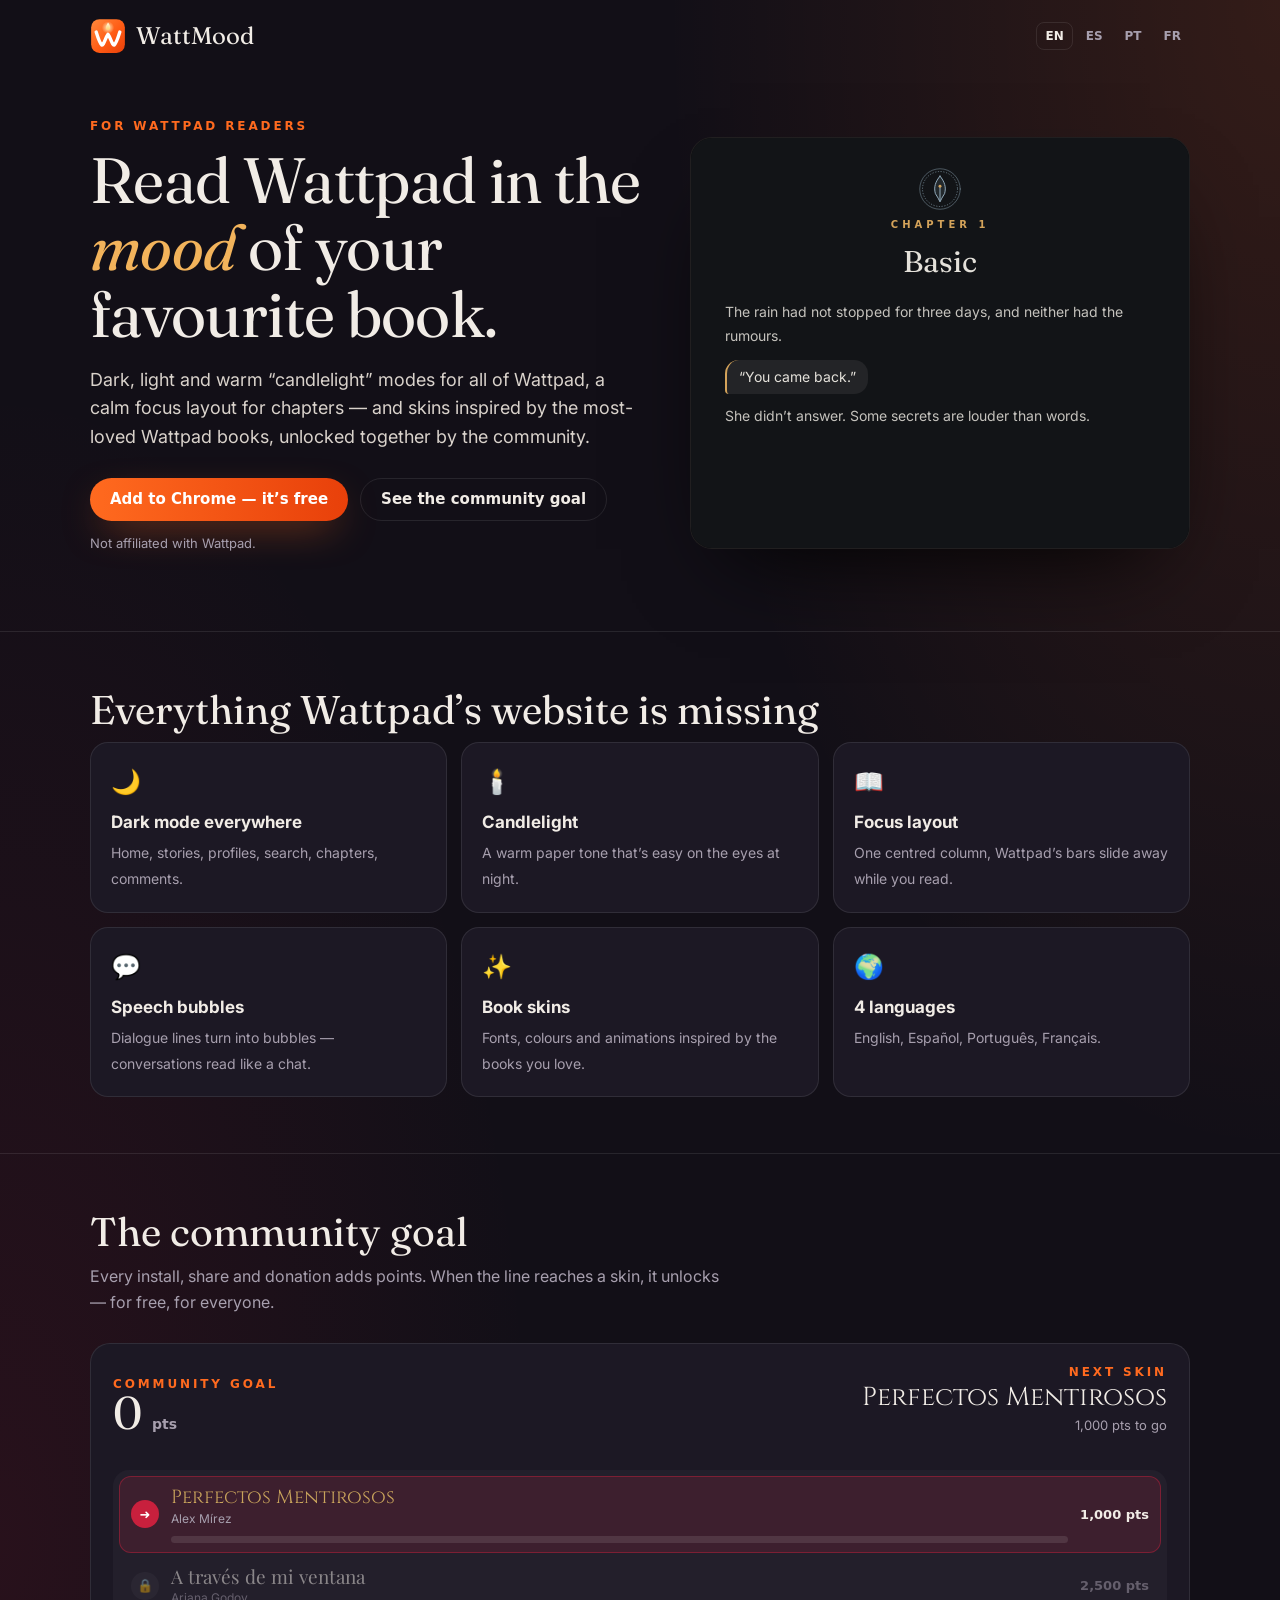
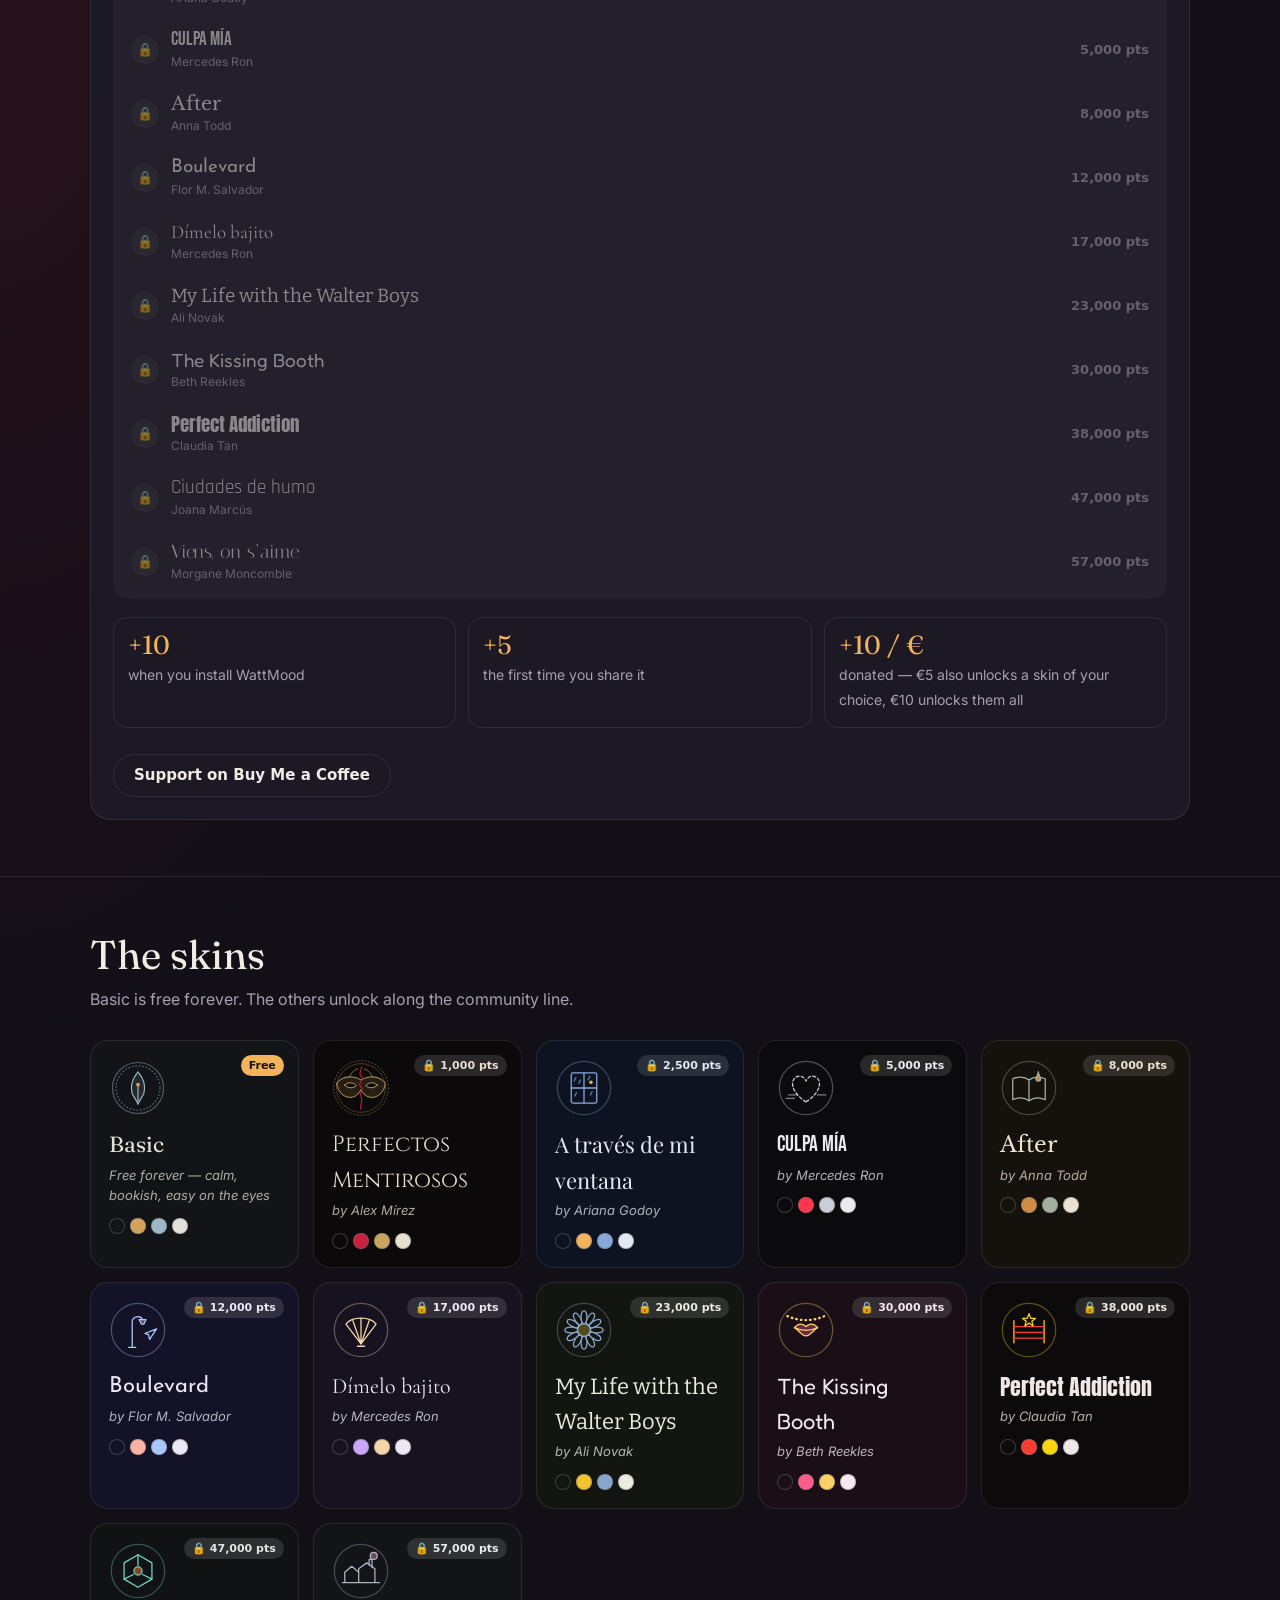
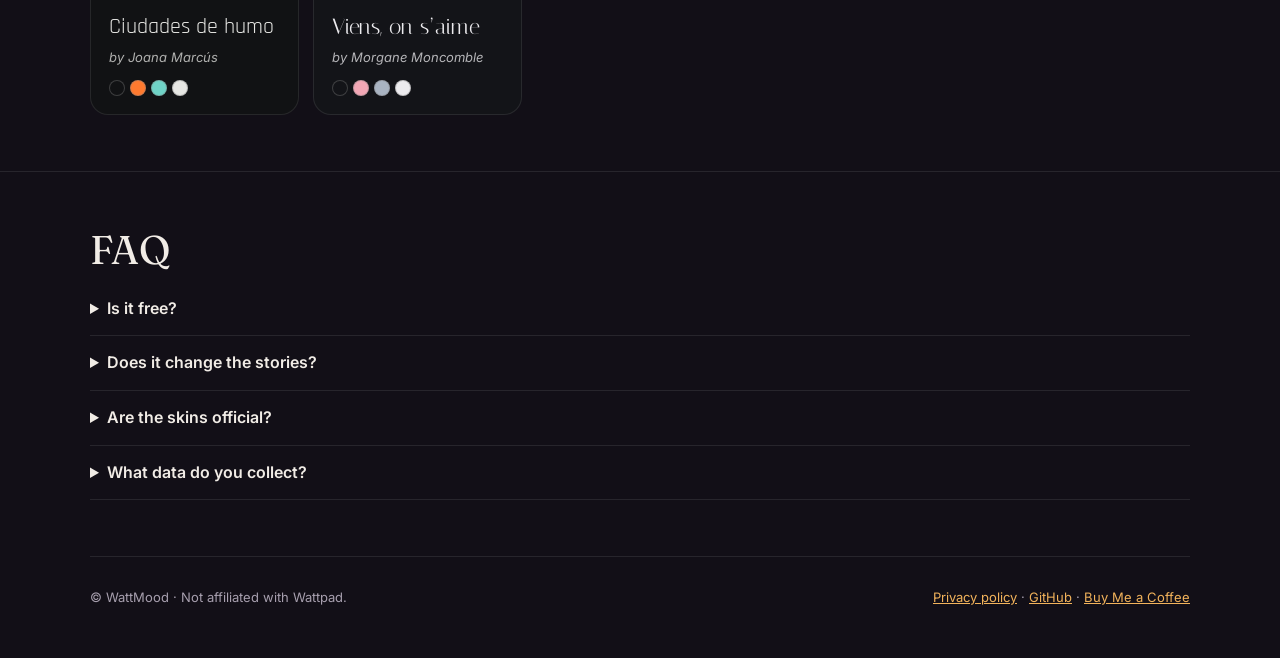
<file: index.html>
<!doctype html>
<html lang="en">
<head>
  <meta charset="utf-8">
  <title>WattMood</title>
  <!-- GitHub Pages may serve the repo root: forward to the real site in docs/ (keeps ?ref= and #hash) -->
  <link rel="canonical" href="https://clement-torti.github.io/wattmood/docs/index.html">
  <script>location.replace('docs/index.html' + location.search + location.hash);</script>
  <meta http-equiv="refresh" content="0; url=docs/index.html">
</head>
<body><a href="docs/index.html">WattMood</a></body>
</html>
</file>
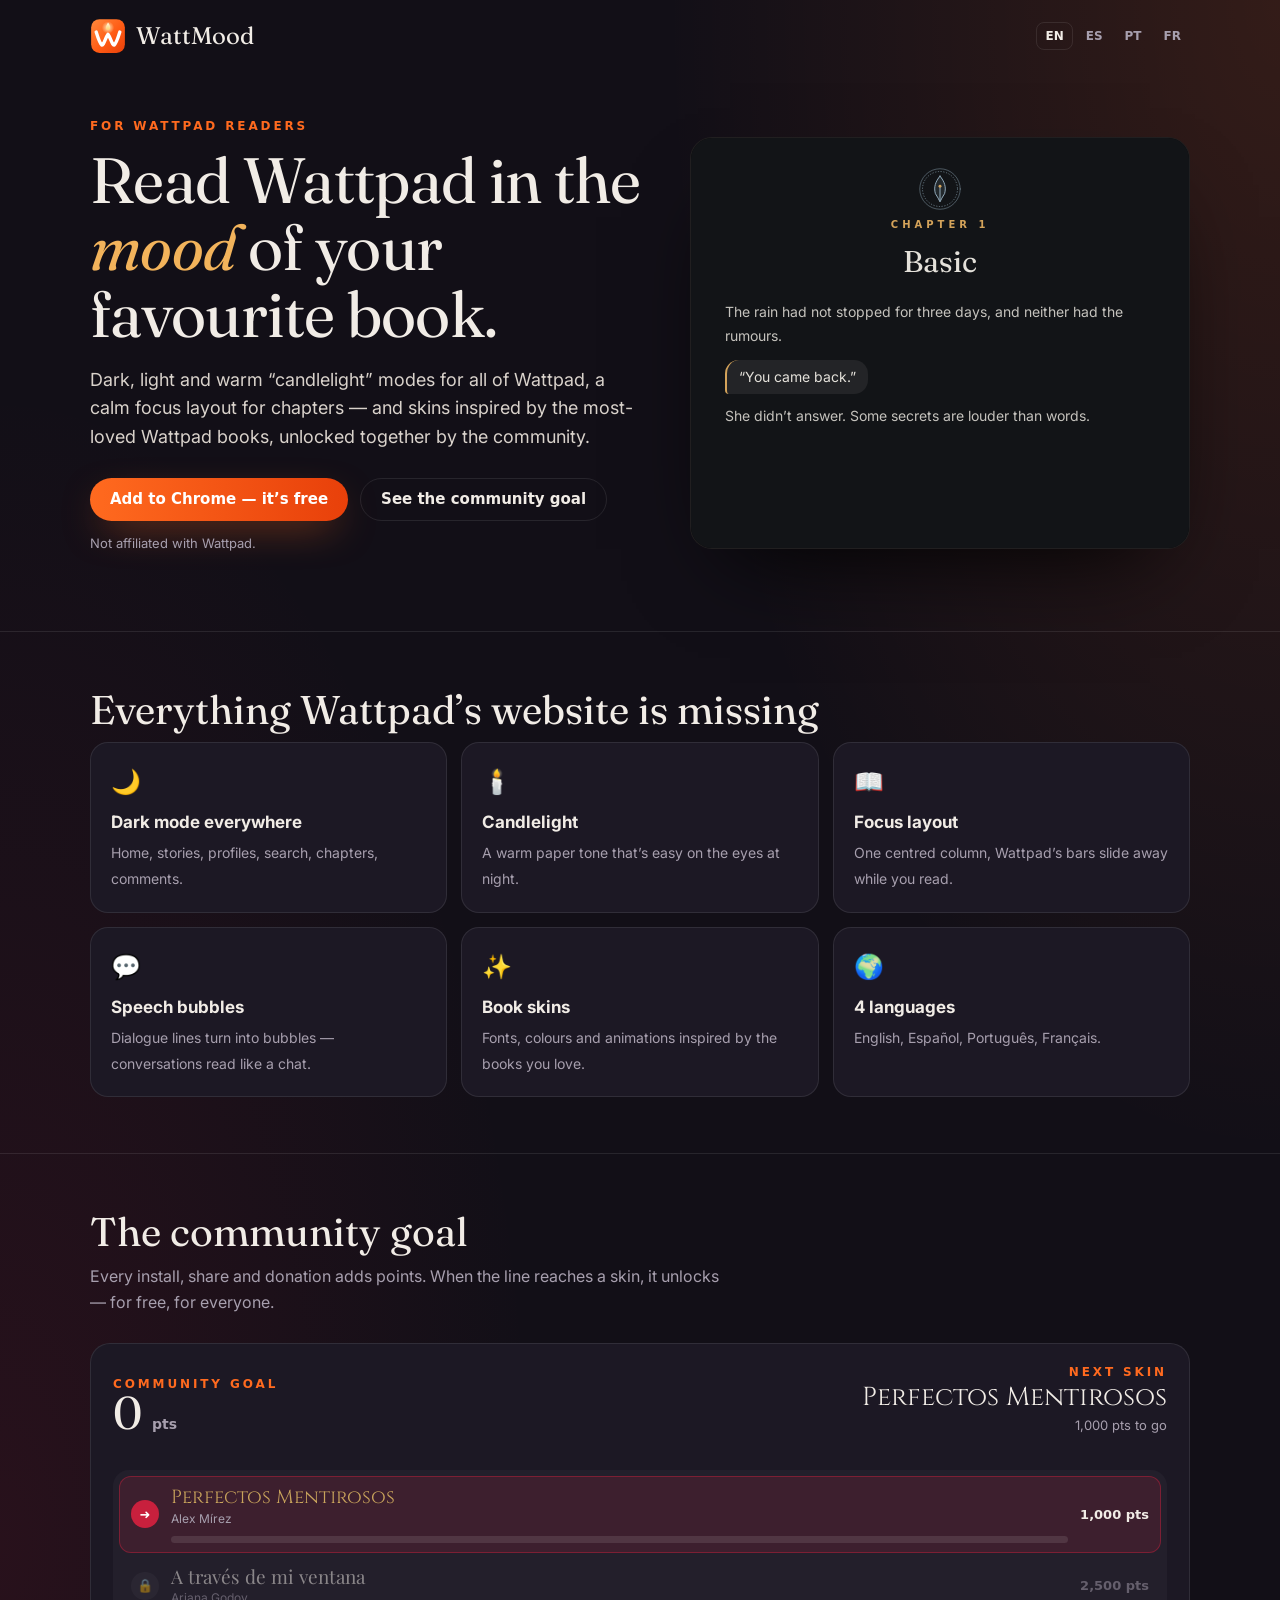
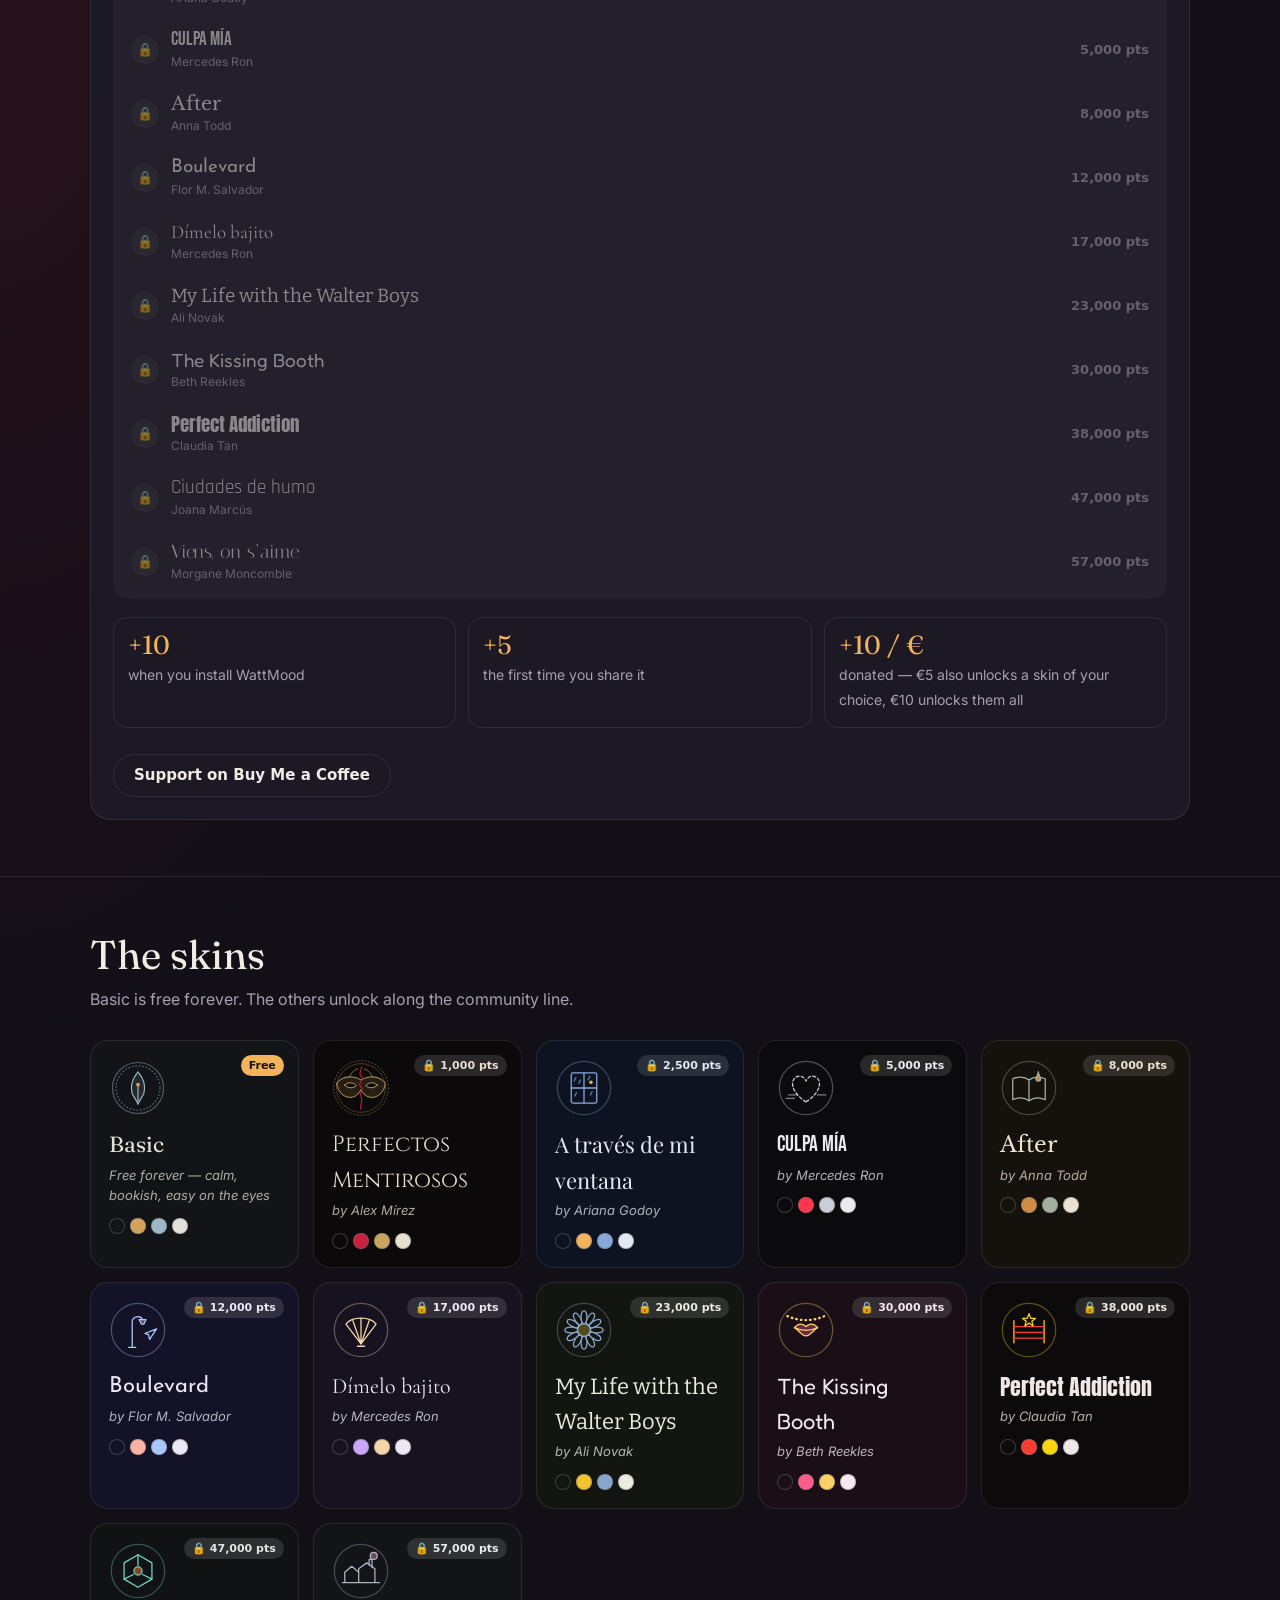
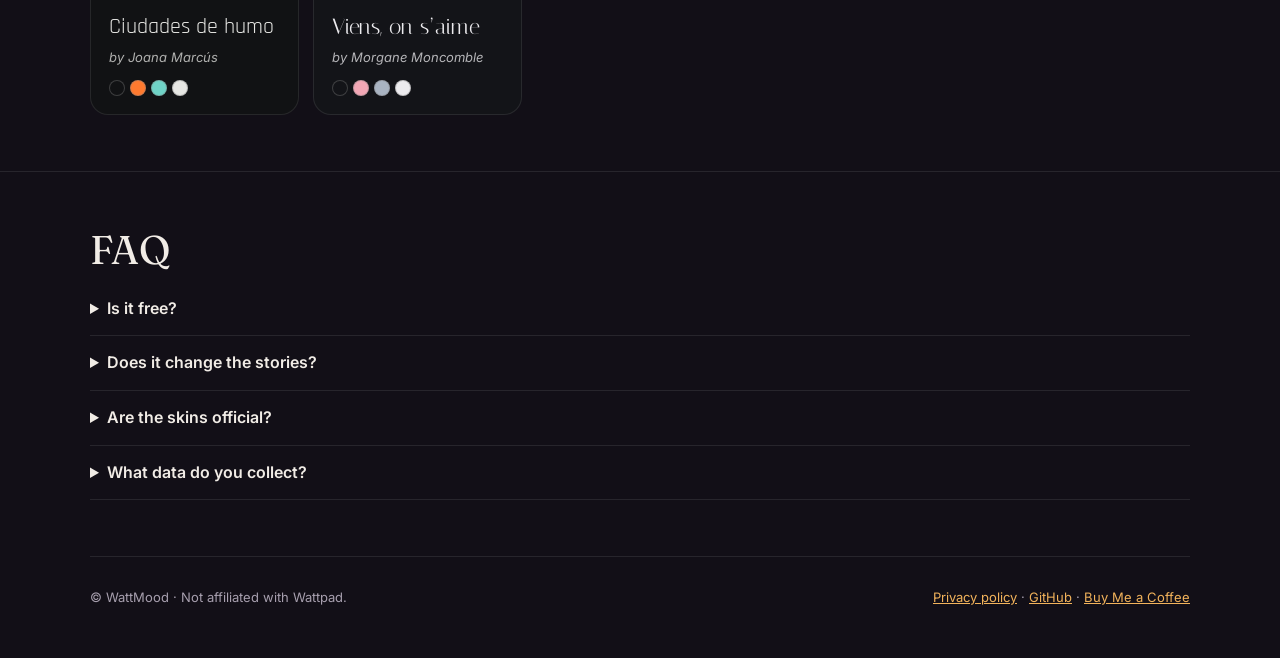
<file: docs/index.html>
<!doctype html>
<html lang="en">
<head>
  <meta charset="utf-8">
  <meta name="viewport" content="width=device-width, initial-scale=1">
  <title>WattMood — Skins & dark mode for Wattpad</title>
  <meta name="description" content="Dark, light and warm reading moods for all of Wattpad, plus community-unlocked skins inspired by the most-loved Wattpad books.">
  <meta property="og:title" content="WattMood — Skins & dark mode for Wattpad">
  <meta property="og:description" content="Read Wattpad in skins inspired by your favourite books. Unlock new ones together.">
  <meta property="og:image" content="https://clement-torti.github.io/wattmood/icon128.png">
  <link rel="icon" href="logo.svg">
  <link rel="stylesheet" href="https://fonts.googleapis.com/css2?family=Fraunces:ital,opsz,wght@0,9..144,300..600;1,9..144,400&family=Inter:wght@400;600;700&display=swap">
  <link rel="stylesheet" href="style.css">
</head>
<body>
  <div class="wrap">
    <nav class="top">
      <a class="brand" href="./"><img src="logo.svg" alt=""> WattMood</a>
      <div class="langs" id="langs"></div>
    </nav>

    <header class="hero">
      <div>
        <div class="kicker" data-t="kicker"></div>
        <h1 data-t-html="title"></h1>
        <p class="lead" data-t="lead"></p>
        <div class="cta">
          <a class="btn primary" id="install" href="#" data-t="install"></a>
          <a class="btn" href="#line" data-t="seeLine"></a>
        </div>
        <p class="note" data-t="notAffiliated"></p>
        <p class="note" id="invited" hidden data-t="invited"></p>
      </div>
      <div class="phone" id="demo" aria-hidden="true"></div>
    </header>
  </div>

  <section><div class="wrap">
    <h2 data-t="featTitle"></h2>
    <div class="features" id="features"></div>
  </div></section>

  <section id="line"><div class="wrap">
    <h2 data-t="lineTitle"></h2>
    <p class="sub" data-t="lineSub"></p>
    <div class="line-card">
      <div id="wm-line"></div>
      <div class="how">
        <div><b>+10</b><span data-t="howInstall"></span></div>
        <div><b>+5</b><span data-t="howShare"></span></div>
        <div><b>+10 / €</b><span data-t="howDonate"></span></div>
      </div>
      <div class="cta"><a class="btn" id="donate" target="_blank" rel="noopener" data-t="donate"></a></div>
    </div>
  </div></section>

  <section><div class="wrap">
    <h2 data-t="skinsTitle"></h2>
    <p class="sub" data-t="skinsSub"></p>
    <div class="gallery" id="gallery"></div>
  </div></section>

  <section class="faq"><div class="wrap">
    <h2>FAQ</h2>
    <div id="faq"></div>
  </div></section>

  <div class="wrap"><footer>
    <span>© WattMood · <span data-t="notAffiliated"></span></span>
    <span><a href="privacy.html" data-t="privacy"></a> · <a href="https://github.com/Clement-Torti/wattmood">GitHub</a> · <a href="https://buymeacoffee.com/ctorti">Buy Me a Coffee</a></span>
  </footer></div>
  <script src="line.js"></script>
  <script src="site.js"></script>
</body>
</html>
</file>
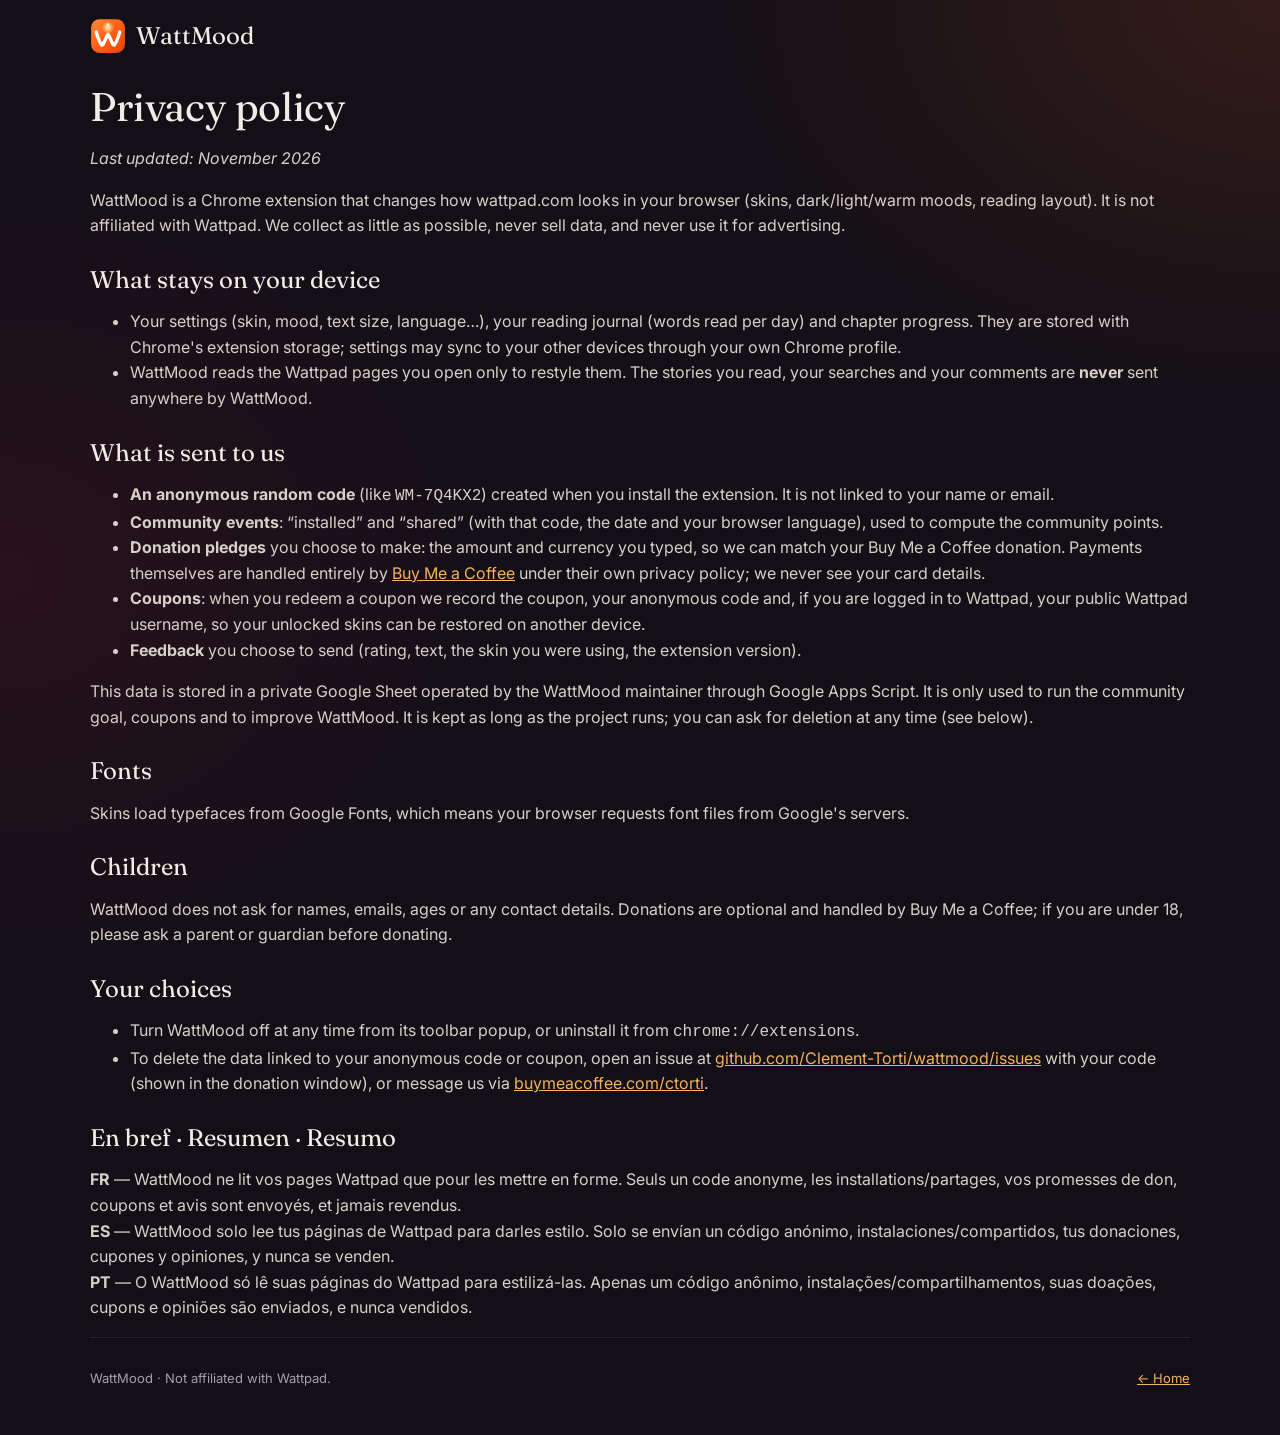
<file: privacy.html>
<!doctype html>
<html lang="en">
<head>
  <meta charset="utf-8">
  <title>WattMood</title>
  <!-- GitHub Pages may serve the repo root: forward to the real site in docs/ (keeps ?ref= and #hash) -->
  <link rel="canonical" href="https://clement-torti.github.io/wattmood/docs/privacy.html">
  <script>location.replace('docs/privacy.html' + location.search + location.hash);</script>
  <meta http-equiv="refresh" content="0; url=docs/privacy.html">
</head>
<body><a href="docs/privacy.html">WattMood</a></body>
</html>
</file>
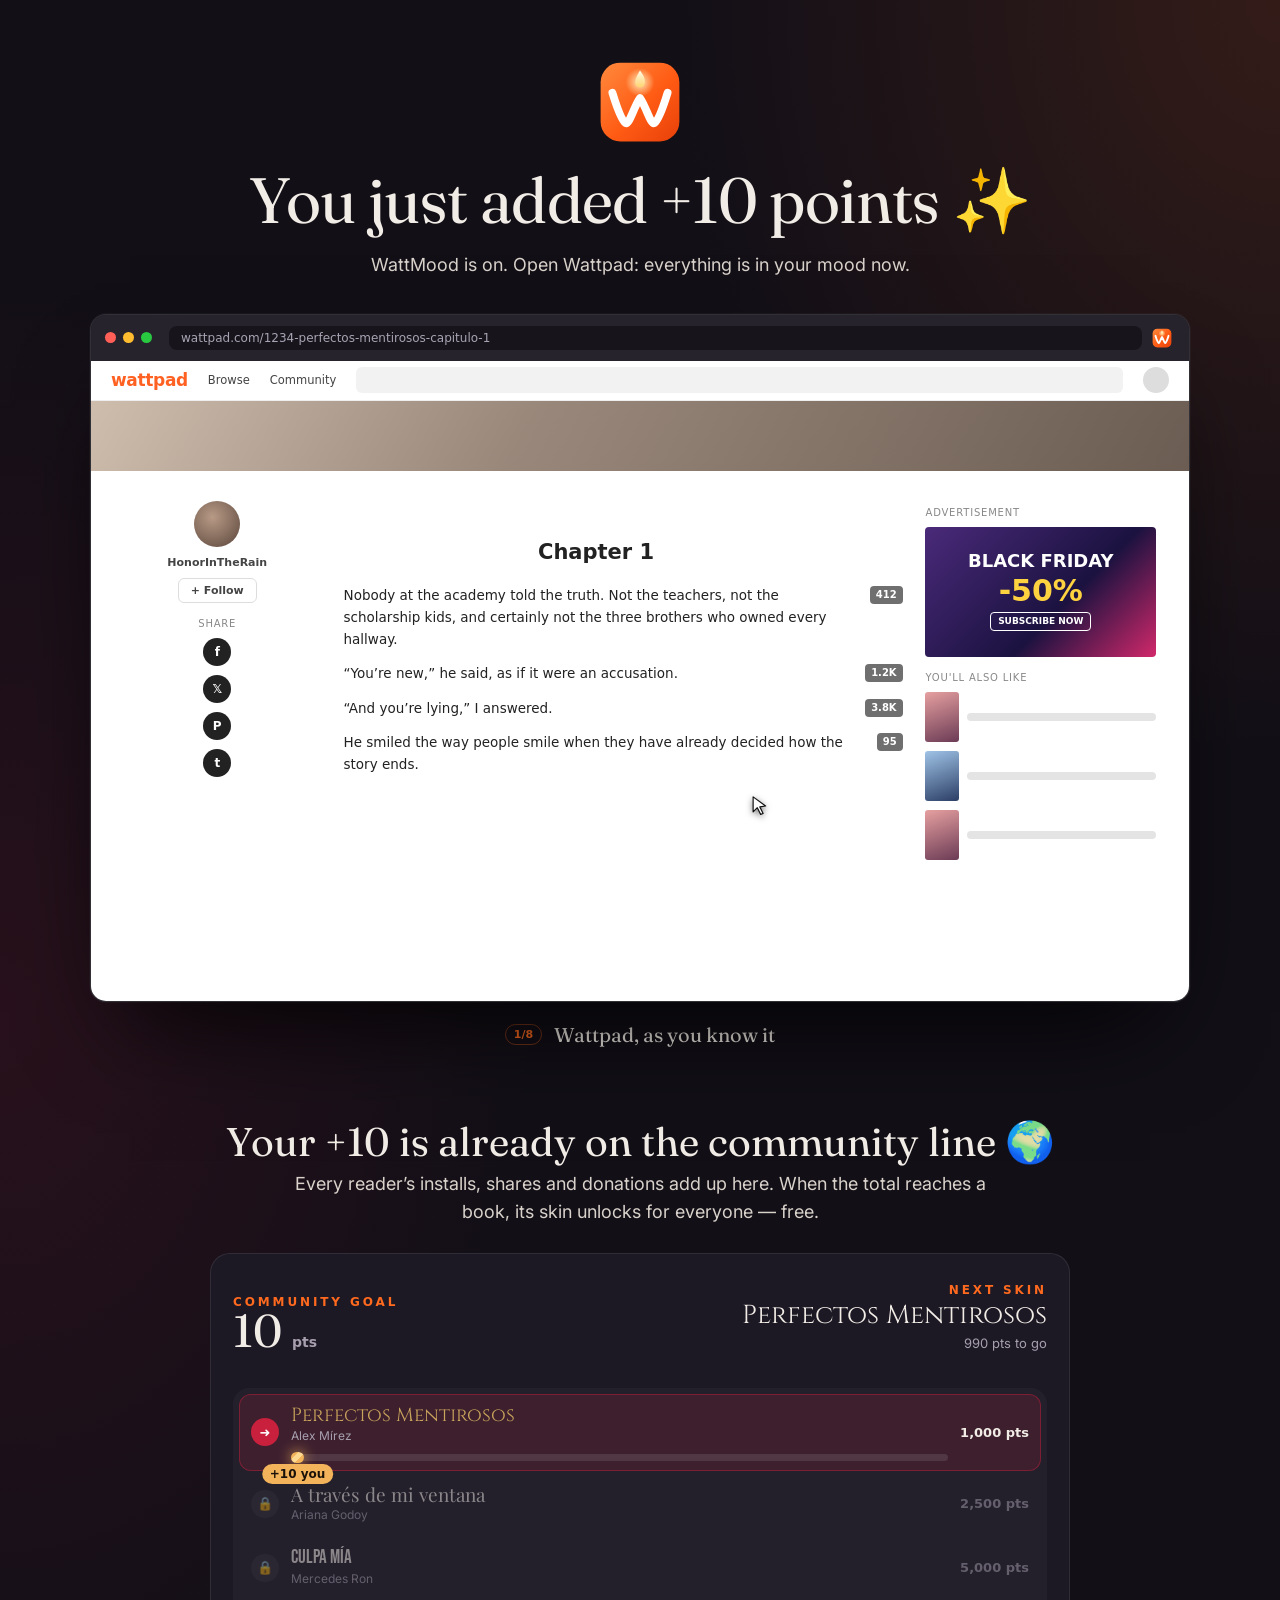
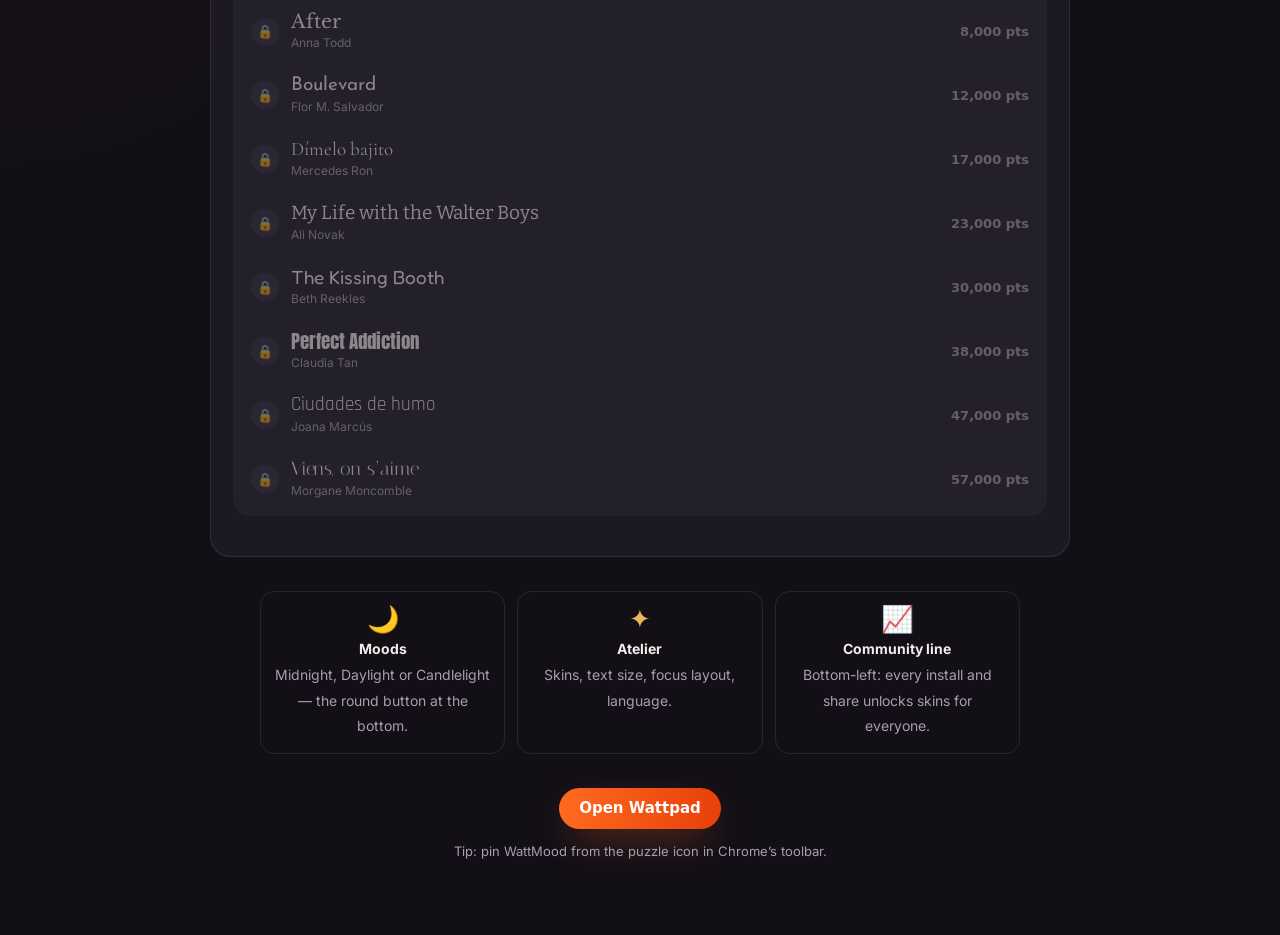
<file: welcome.html>
<!doctype html>
<html lang="en">
<head>
  <meta charset="utf-8">
  <title>WattMood</title>
  <!-- GitHub Pages may serve the repo root: forward to the real site in docs/ (keeps ?ref= and #hash) -->
  <link rel="canonical" href="https://clement-torti.github.io/wattmood/docs/welcome.html">
  <script>location.replace('docs/welcome.html' + location.search + location.hash);</script>
  <meta http-equiv="refresh" content="0; url=docs/welcome.html">
</head>
<body><a href="docs/welcome.html">WattMood</a></body>
</html>
</file>
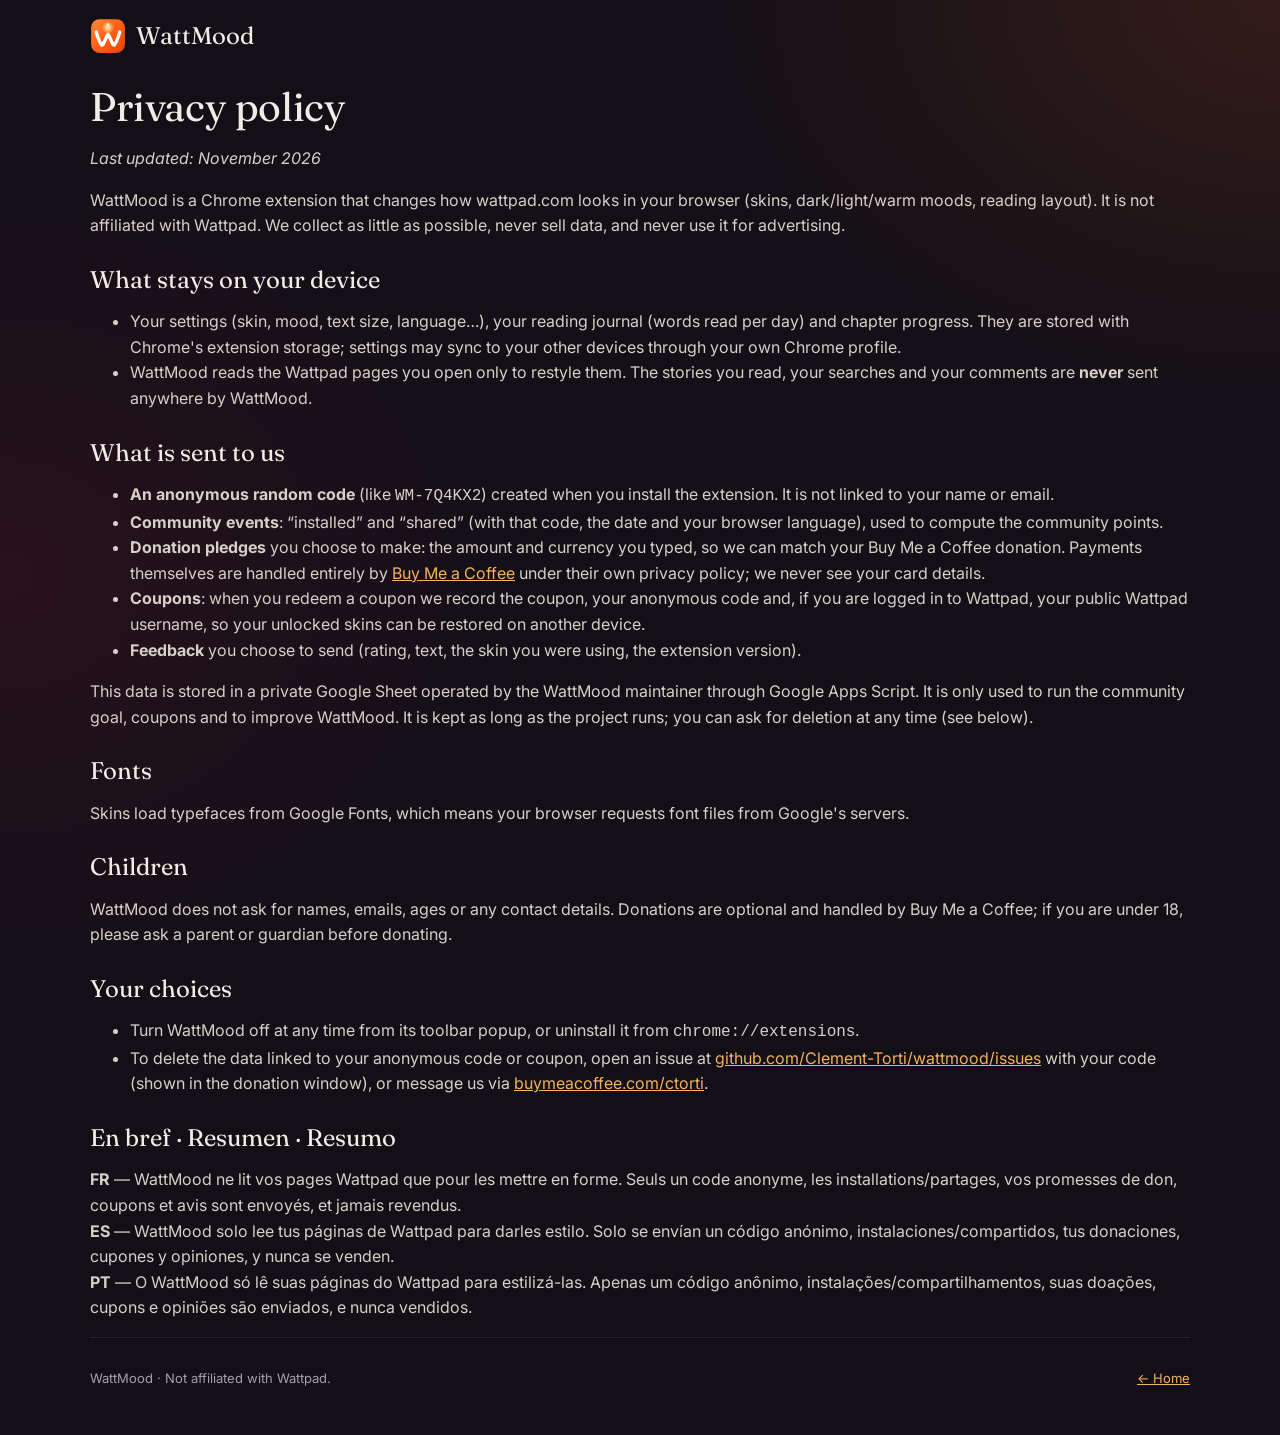
<file: docs/privacy.html>
<!doctype html>
<html lang="en">
<head>
  <meta charset="utf-8">
  <meta name="viewport" content="width=device-width, initial-scale=1">
  <title>WattMood — Privacy policy</title>
  <link rel="icon" href="logo.svg">
  <link rel="stylesheet" href="https://fonts.googleapis.com/css2?family=Fraunces:ital,opsz,wght@0,9..144,300..600;1,9..144,400&family=Inter:wght@400;600;700&display=swap">
  <link rel="stylesheet" href="style.css">
</head>
<body>
  <div class="wrap legal">
    <nav class="top"><a class="brand" href="./"><img src="logo.svg" alt=""> WattMood</a></nav>
    <h1>Privacy policy</h1>
    <p><i>Last updated: November 2026</i></p>
    <p>WattMood is a Chrome extension that changes how wattpad.com looks in your browser (skins, dark/light/warm moods, reading layout).
      It is not affiliated with Wattpad. We collect as little as possible, never sell data, and never use it for advertising.</p>

    <h2>What stays on your device</h2>
    <ul>
      <li>Your settings (skin, mood, text size, language…), your reading journal (words read per day) and chapter progress.
        They are stored with Chrome's extension storage; settings may sync to your other devices through your own Chrome profile.</li>
      <li>WattMood reads the Wattpad pages you open only to restyle them. The stories you read, your searches and your
        comments are <b>never</b> sent anywhere by WattMood.</li>
    </ul>

    <h2>What is sent to us</h2>
    <ul>
      <li><b>An anonymous random code</b> (like <code>WM-7Q4KX2</code>) created when you install the extension. It is not linked to your name or email.</li>
      <li><b>Community events</b>: “installed” and “shared” (with that code, the date and your browser language), used to compute the community points.</li>
      <li><b>Donation pledges</b> you choose to make: the amount and currency you typed, so we can match your Buy Me a Coffee donation. Payments themselves
        are handled entirely by <a href="https://buymeacoffee.com">Buy Me a Coffee</a> under their own privacy policy; we never see your card details.</li>
      <li><b>Coupons</b>: when you redeem a coupon we record the coupon, your anonymous code and, if you are logged in to Wattpad, your public Wattpad
        username, so your unlocked skins can be restored on another device.</li>
      <li><b>Feedback</b> you choose to send (rating, text, the skin you were using, the extension version).</li>
    </ul>
    <p>This data is stored in a private Google Sheet operated by the WattMood maintainer through Google Apps Script. It is only used to run the community goal,
      coupons and to improve WattMood. It is kept as long as the project runs; you can ask for deletion at any time (see below).</p>

    <h2>Fonts</h2>
    <p>Skins load typefaces from Google Fonts, which means your browser requests font files from Google's servers.</p>

    <h2>Children</h2>
    <p>WattMood does not ask for names, emails, ages or any contact details. Donations are optional and handled by Buy Me a Coffee;
      if you are under 18, please ask a parent or guardian before donating.</p>

    <h2>Your choices</h2>
    <ul>
      <li>Turn WattMood off at any time from its toolbar popup, or uninstall it from <code>chrome://extensions</code>.</li>
      <li>To delete the data linked to your anonymous code or coupon, open an issue at
        <a href="https://github.com/Clement-Torti/wattmood/issues">github.com/Clement-Torti/wattmood/issues</a> with your code (shown in the donation window), or message us via
        <a href="https://buymeacoffee.com/ctorti">buymeacoffee.com/ctorti</a>.</li>
    </ul>

    <h2>En bref · Resumen · Resumo</h2>
    <p><b>FR</b> — WattMood ne lit vos pages Wattpad que pour les mettre en forme. Seuls un code anonyme, les installations/partages, vos promesses de don,
      coupons et avis sont envoyés, et jamais revendus.<br>
      <b>ES</b> — WattMood solo lee tus páginas de Wattpad para darles estilo. Solo se envían un código anónimo, instalaciones/compartidos, tus donaciones,
      cupones y opiniones, y nunca se venden.<br>
      <b>PT</b> — O WattMood só lê suas páginas do Wattpad para estilizá-las. Apenas um código anônimo, instalações/compartilhamentos, suas doações,
      cupons e opiniões são enviados, e nunca vendidos.</p>
    <footer><span>WattMood · Not affiliated with Wattpad.</span><a href="./">← Home</a></footer>
  </div>
</body>
</html>
</file>
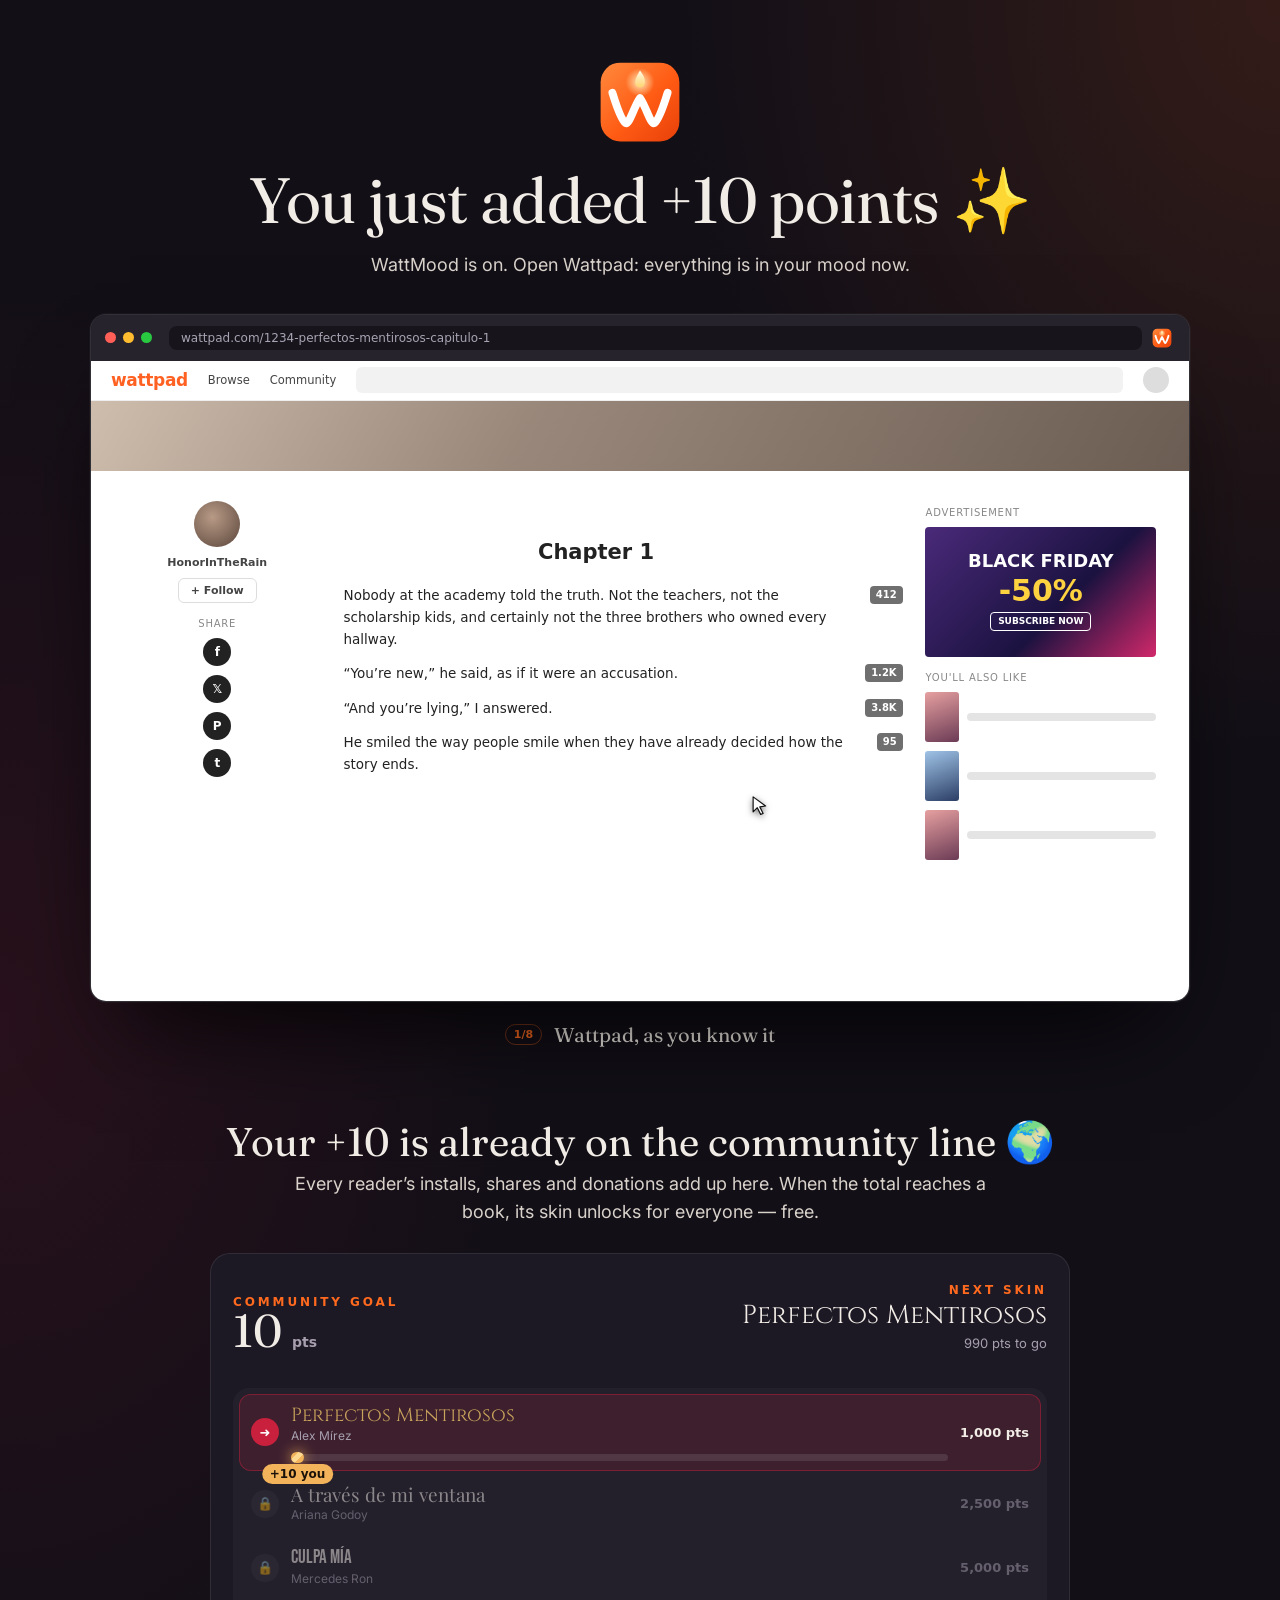
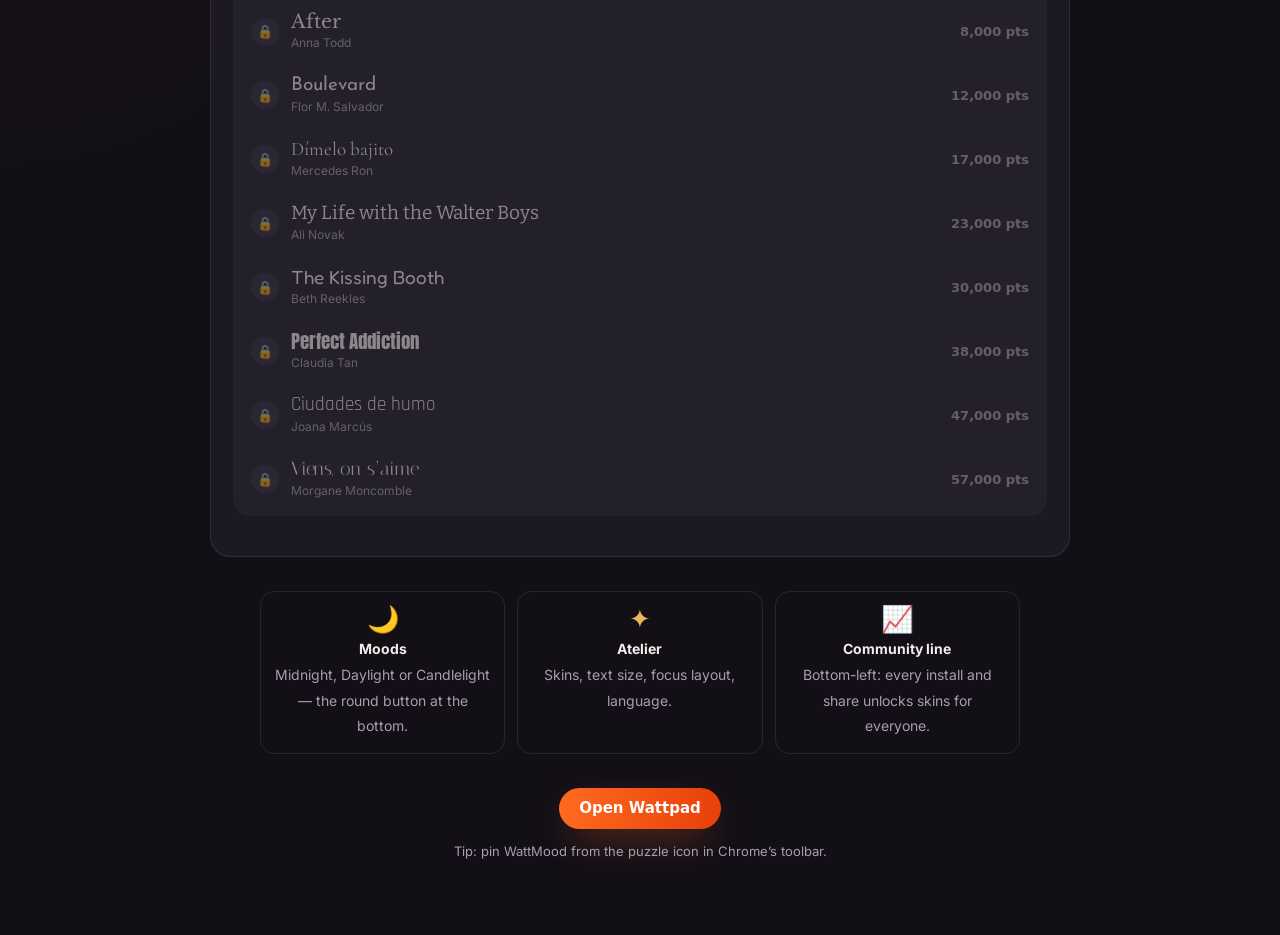
<file: docs/welcome.html>
<!doctype html>
<html lang="en">
<head>
  <meta charset="utf-8">
  <meta name="viewport" content="width=device-width, initial-scale=1">
  <title>Welcome to WattMood</title>
  <link rel="icon" href="logo.svg">
  <link rel="stylesheet" href="https://fonts.googleapis.com/css2?family=Fraunces:ital,opsz,wght@0,9..144,300..600;1,9..144,400&family=Inter:wght@400;600;700&display=swap">
  <link rel="stylesheet" href="style.css">
</head>
<body>
  <div class="wrap" style="text-align:center;padding:60px 0">
    <img src="logo.svg" alt="" style="width:84px;height:84px;border-radius:20px">
    <h1 id="h"></h1>
    <p class="lead" id="p" style="margin:0 auto"></p>
    <div class="demo" id="demo"></div>
    <h2 id="ch" style="margin:70px 0 6px"></h2>
    <p class="lead" id="cp" style="margin:0 auto;max-width:40em"></p>
    <div class="line-card" id="line" style="max-width:860px;margin:26px auto 0;padding-top:30px"></div>
    <div class="how" style="max-width:760px;margin:34px auto" id="steps"></div>
    <a class="btn primary" href="https://www.wattpad.com/" id="go"></a>
    <p class="note" id="n"></p>
  </div>
  <script src="line.js"></script>
  <script src="demo.js"></script>
  <script>
    const W = {
      en: ['You just added +10 points ✨', 'WattMood is on. Open Wattpad: everything is in your mood now.', [['🌙', 'Moods', 'Midnight, Daylight or Candlelight — the round button at the bottom.'], ['✦', 'Atelier', 'Skins, text size, focus layout, language.'], ['📈', 'Community line', 'Bottom-left: every install and share unlocks skins for everyone.']], 'Open Wattpad', 'Tip: pin WattMood from the puzzle icon in Chrome’s toolbar.'],
      es: ['Acabas de sumar +10 puntos ✨', 'WattMood está activado. Abre Wattpad: todo tiene tu ambiente.', [['🌙', 'Ambientes', 'Noche, Día o Vela: el botón redondo de abajo.'], ['✦', 'Taller', 'Skins, tamaño del texto, modo foco, idioma.'], ['📈', 'Línea de la comunidad', 'Abajo a la izquierda: cada instalación desbloquea skins para todos.']], 'Abrir Wattpad', 'Consejo: fija WattMood desde el icono del puzle de Chrome.'],
      pt: ['Você acabou de somar +10 pontos ✨', 'O WattMood está ativo. Abra o Wattpad: tudo está no seu clima.', [['🌙', 'Climas', 'Noite, Dia ou Vela — o botão redondo embaixo.'], ['✦', 'Ateliê', 'Skins, tamanho do texto, modo foco, idioma.'], ['📈', 'Linha da comunidade', 'Canto inferior esquerdo: cada instalação desbloqueia skins para todos.']], 'Abrir o Wattpad', 'Dica: fixe o WattMood pelo ícone de quebra-cabeça do Chrome.'],
      fr: ['Tu viens d’ajouter +10 points ✨', 'WattMood est activé. Ouvre Wattpad : tout est dans ton ambiance.', [['🌙', 'Ambiances', 'Nuit, Jour ou Bougie — le bouton rond en bas.'], ['✦', 'Atelier', 'Skins, taille du texte, mode focus, langue.'], ['📈', 'Ligne de la communauté', 'En bas à gauche : chaque installation débloque des skins pour tous.']], 'Ouvrir Wattpad', 'Astuce : épingle WattMood depuis l’icône puzzle de Chrome.'],
    };
    const l = W[(navigator.language || 'en').slice(0, 2)] || W.en;
    document.getElementById('h').textContent = l[0];
    document.getElementById('p').textContent = l[1];
    document.getElementById('steps').innerHTML = l[2].map(([i, b, s]) => `<div><b>${i}</b><span><strong style="color:var(--text)">${b}</strong><br>${s}</span></div>`).join('');
    document.getElementById('go').textContent = l[3];
    document.getElementById('n').textContent = l[4];
    const lang = W[(navigator.language || 'en').slice(0, 2)] ? (navigator.language || 'en').slice(0, 2) : 'en';
    const CH = {
      en: ['Your +10 is already on the community line 🌍', 'Every reader’s installs, shares and donations add up here. When the total reaches a book, its skin unlocks for everyone — free.'],
      es: ['Tus +10 ya están en la línea de la comunidad 🌍', 'Aquí se suman las instalaciones, lo que se comparte y las donaciones de todos los lectores. Cuando el total llega a un libro, su skin se desbloquea gratis para todos.'],
      pt: ['Seus +10 já estão na linha da comunidade 🌍', 'Aqui se somam as instalações, compartilhamentos e doações de todos os leitores. Quando o total chega a um livro, a skin dele é desbloqueada de graça para todos.'],
      fr: ['Tes +10 sont déjà sur la ligne de la communauté 🌍', 'Les installations, partages et dons de tous les lecteurs s’additionnent ici. Quand le total atteint un livre, son skin est débloqué gratuitement pour tout le monde.'],
    }[lang];
    document.getElementById('ch').textContent = CH[0];
    document.getElementById('cp').textContent = CH[1];
    WMLine.load().then(({ data, total }) => {
      WMLine.render(document.getElementById('line'), { data, total, mine: 10, lang });
      const skin = data.skins.find((s) => s.id === 'masquerade');
      if (skin) WMDemo.mount(document.getElementById('demo'), { skin, lang, total: Math.max(total, 10) });
    });
  </script>
</body>
</html>
</file>
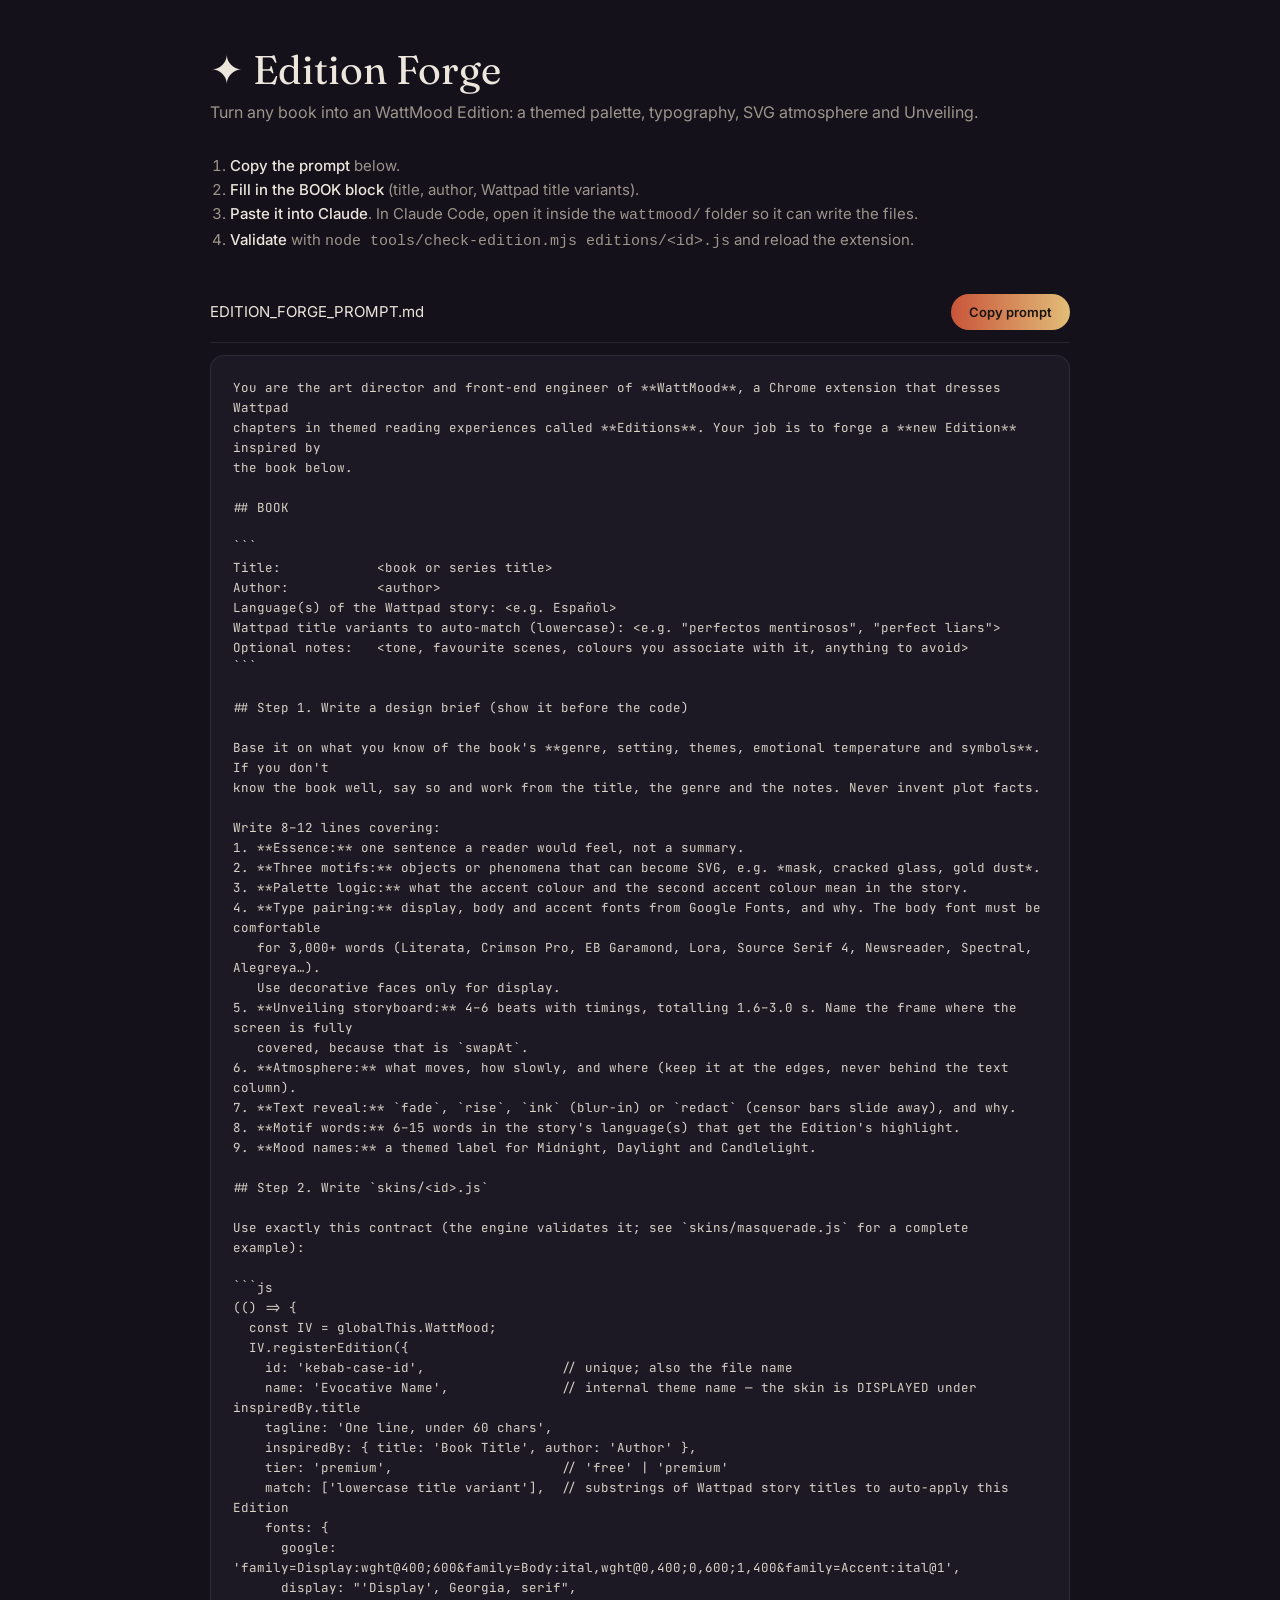
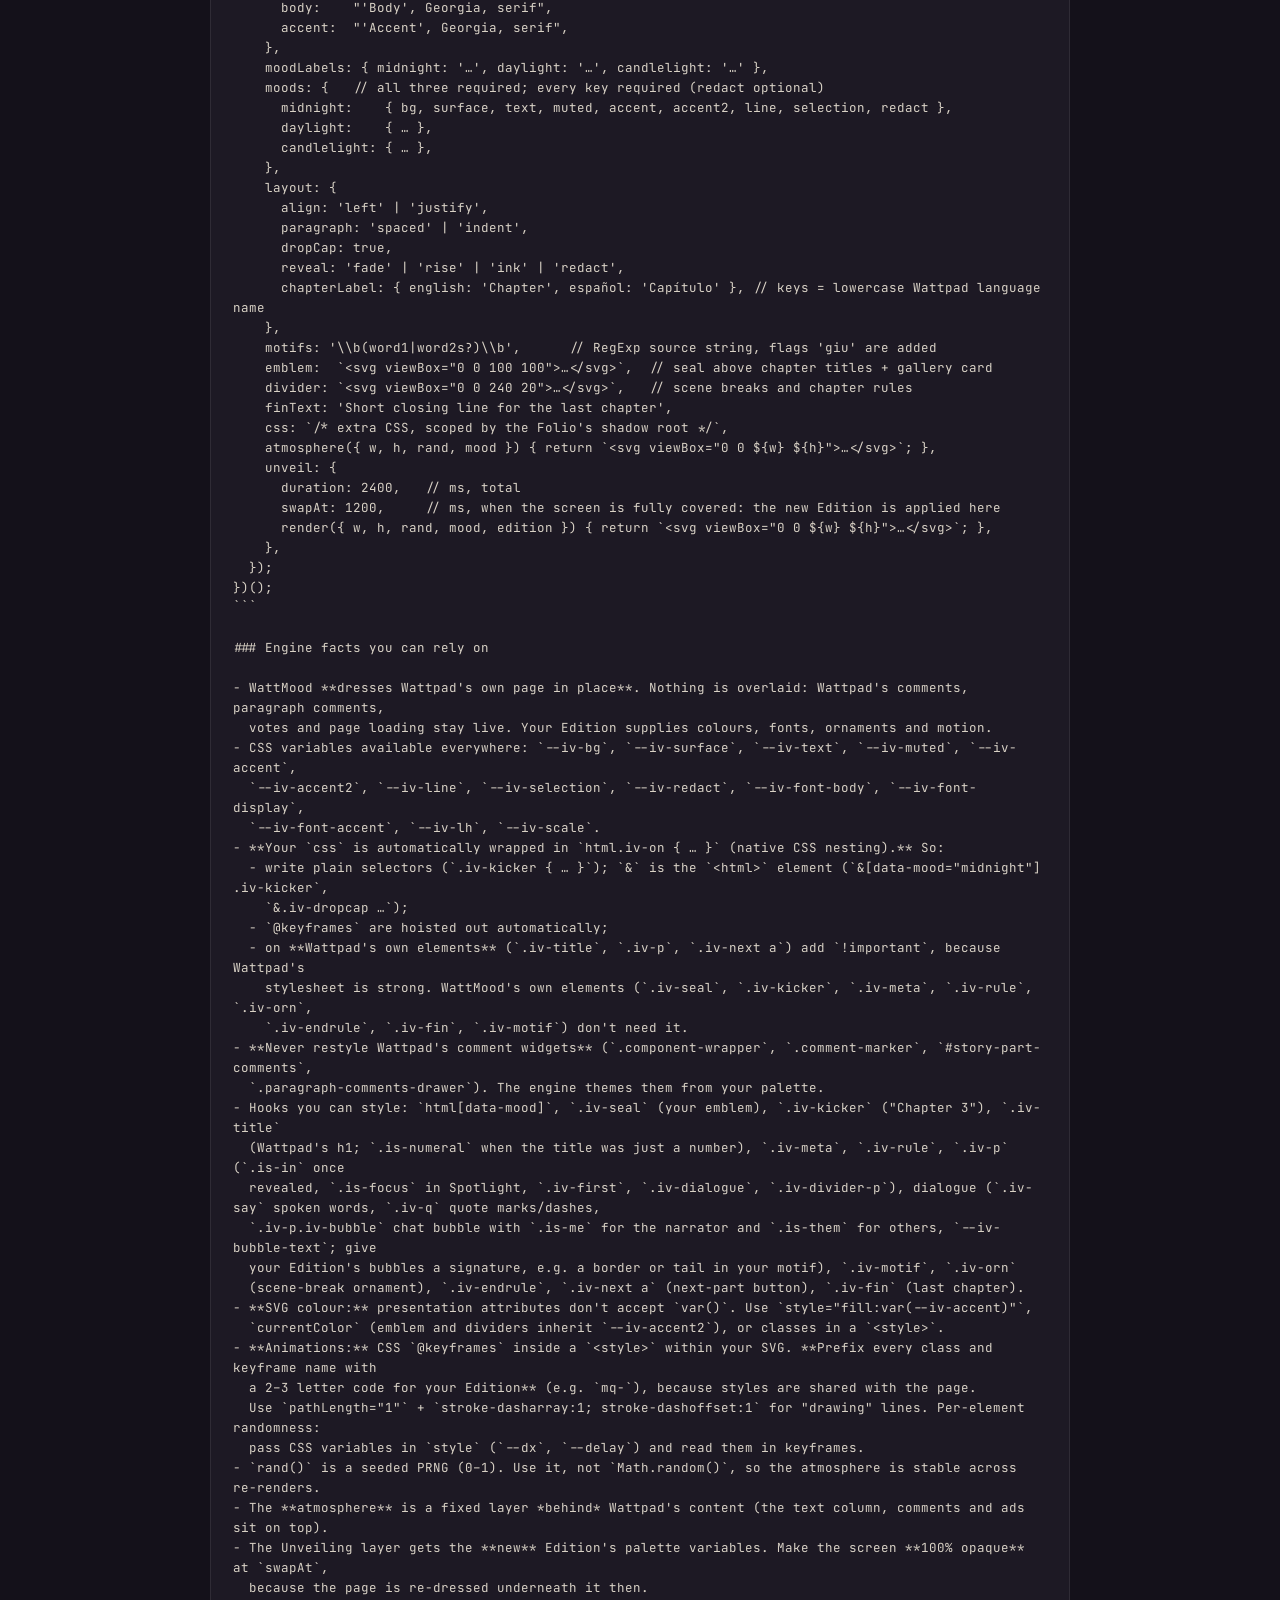
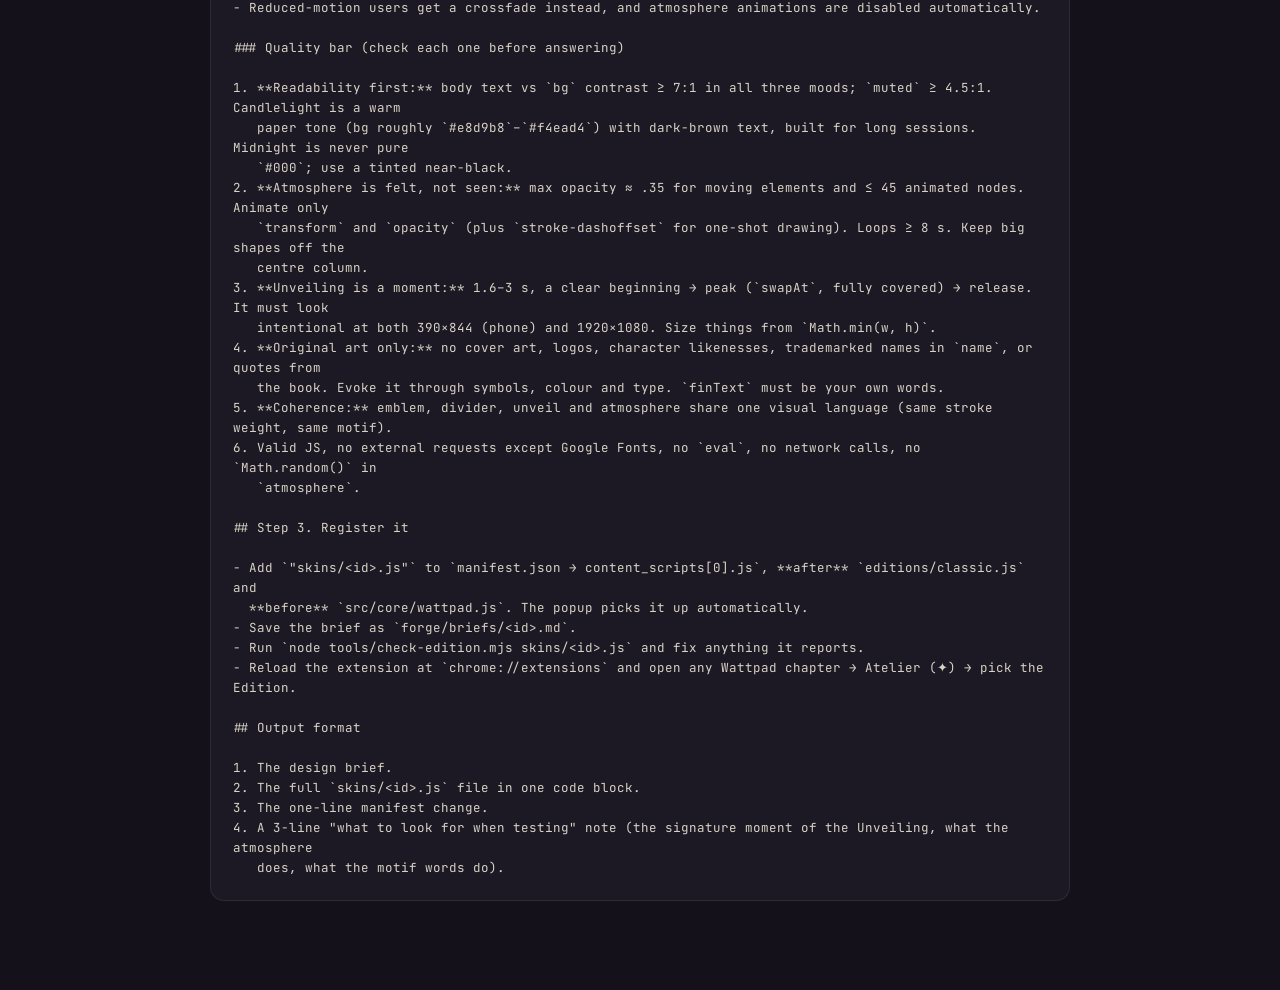
<file: extension/forge/forge.html>
<!doctype html>
<html lang="en">
<head>
  <meta charset="utf-8">
  <meta name="viewport" content="width=device-width, initial-scale=1">
  <title>Edition Forge</title>
  <link rel="stylesheet" href="https://fonts.googleapis.com/css2?family=Fraunces:ital,opsz,wght@0,9..144,300..600;1,9..144,400&family=Inter:wght@400;500;600&family=JetBrains+Mono&display=swap">
  <style>
    :root { --bg: #14111a; --surface: #1d1924; --line: rgba(255,255,255,.08); --text: #ece6dc; --muted: #9d958b; --gold: #e2bd78; color-scheme: dark; }
    body { margin: 0; background: var(--bg); color: var(--text); font: 15px/1.6 Inter, system-ui, sans-serif; }
    main { max-width: 860px; margin: 0 auto; padding: 48px 16px 80px; }
    h1 { font: 400 40px/1.1 Fraunces, Georgia, serif; margin: 0 0 8px; }
    p.lead { color: var(--muted); margin: 0 0 28px; font-size: 16px; }
    ol { padding-left: 20px; color: var(--muted); }
    ol b { color: var(--text); font-weight: 500; }
    .bar { position: sticky; top: 0; display: flex; justify-content: space-between; align-items: center; gap: 12px; padding: 12px 0; background: var(--bg); border-bottom: 1px solid var(--line); margin-top: 28px; }
    button { font: 600 13px Inter, sans-serif; padding: 10px 18px; border-radius: 999px; border: 0; cursor: pointer; background: linear-gradient(90deg, #c9553a, var(--gold)); color: #1a1410; }
    pre { white-space: pre-wrap; word-break: break-word; background: var(--surface); border: 1px solid var(--line); border-radius: 14px; padding: 22px; font: 12.5px/1.6 'JetBrains Mono', ui-monospace, monospace; color: #d9d2c6; }
  </style>
</head>
<body>
  <main>
    <h1>✦ Edition Forge</h1>
    <p class="lead">Turn any book into an WattMood Edition: a themed palette, typography, SVG atmosphere and Unveiling.</p>
    <ol>
      <li><b>Copy the prompt</b> below.</li>
      <li><b>Fill in the BOOK block</b> (title, author, Wattpad title variants).</li>
      <li><b>Paste it into Claude</b>. In Claude Code, open it inside the <code>wattmood/</code> folder so it can write the files.</li>
      <li><b>Validate</b> with <code>node tools/check-edition.mjs editions/&lt;id&gt;.js</code> and reload the extension.</li>
    </ol>
    <div class="bar"><span>EDITION_FORGE_PROMPT.md</span><button id="copy">Copy prompt</button></div>
    <pre id="prompt">Loading…</pre>
  </main>
  <script src="forge.js"></script>
</body>
</html>
</file>
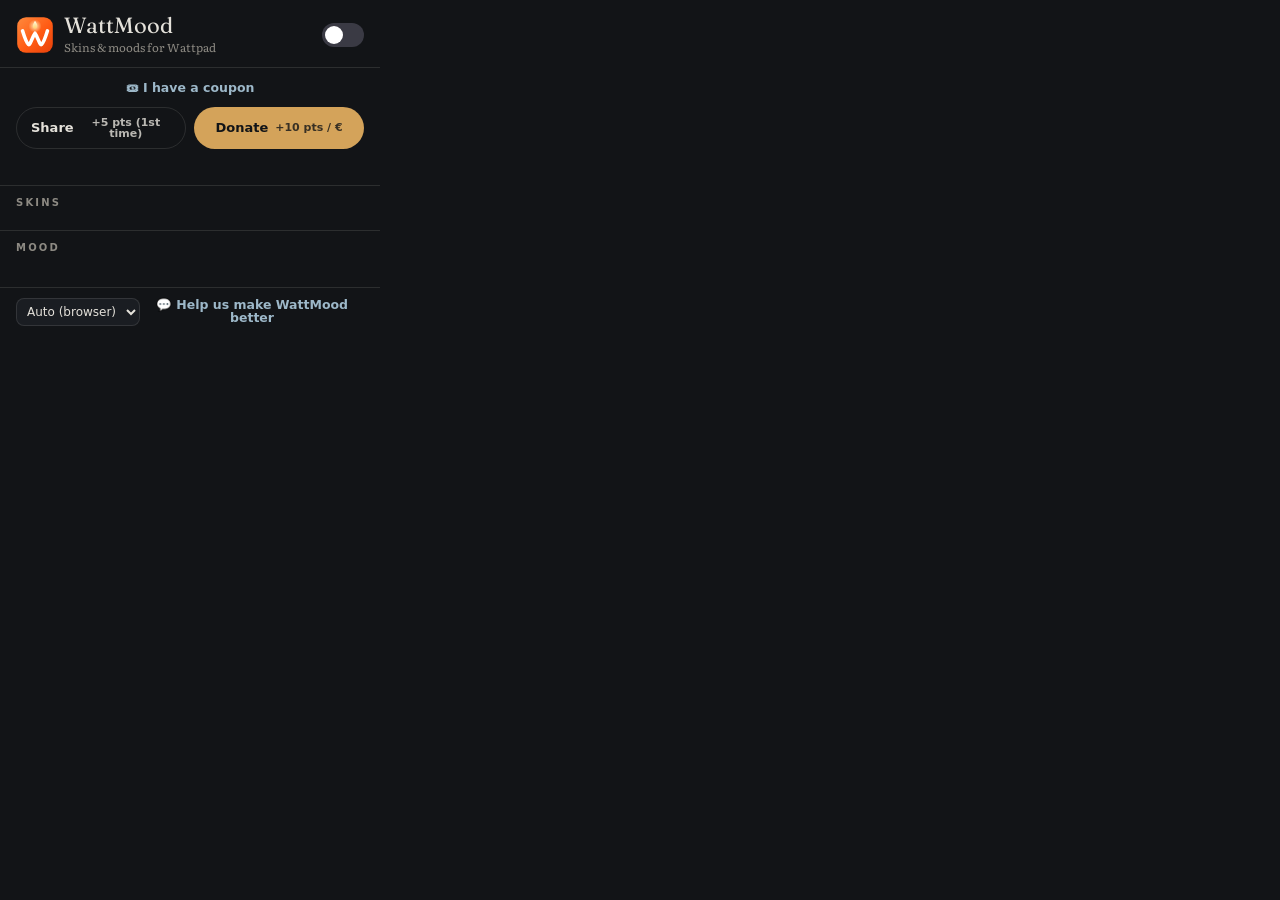
<file: extension/popup/popup.html>
<!doctype html>
<html>
<head>
  <meta charset="utf-8">
  <title>WattMood</title>
  <link rel="stylesheet" href="../src/ui/ui.css">
  <link rel="stylesheet" href="popup.css">
</head>
<body>
  <div class="ui">
    <header class="top">
      <div class="brand">
        <img class="logo" src="../icons/icon.svg" alt="">
        <div><h1>WattMood</h1><p class="sub" data-t="tagline"></p></div>
      </div>
      <label class="switch"><input type="checkbox" id="enabled"><span></span></label>
    </header>

    <section class="pl-box"><div class="pl-body" id="pl"></div>
      <button class="link-btn" data-act="coupon"></button>
      <div class="pl-actions">
        <button class="btn ghost" data-act="share"></button>
        <button class="btn primary" data-act="donate"></button>
      </div>
      <div class="toast-line" id="msg" role="status"></div>
    </section>

    <section><h2 data-t="skins"></h2><div class="grid" id="skins"></div></section>
    <section><h2 data-t="mood"></h2><div class="moods" id="moods"></div></section>

    <footer>
      <select id="lang" aria-label="Language"></select>
      <button class="link-btn inline" data-act="feedback"></button>
    </footer>
  </div>
  <script src="../src/core/config.js"></script>
  <script src="../src/core/i18n.js"></script>
  <script src="../src/core/wattmood.js"></script>
  <script src="../skins/_kit.js"></script>
  <script src="../skins/classic.js"></script>
  <script src="../skins/masquerade.js"></script>
  <script src="../skins/books.js"></script>
  <script src="../src/core/community.js"></script>
  <script src="../src/ui/pointline.js"></script>
  <script src="popup.js"></script>
</body>
</html>
</file>
<file: docs/style.css>
:root { --bg: #120f17; --surface: #1c1824; --line: rgba(255,255,255,.09); --text: #f1ece6; --muted: #a79fae; --orange: #ff6a1f; --gold: #f2b35b; color-scheme: dark; }
* { box-sizing: border-box; }
html { scroll-behavior: smooth; }
body { margin: 0; background: var(--bg); color: var(--text); font: 16px/1.6 "Inter", system-ui, -apple-system, sans-serif; overflow-x: hidden;
  background-image: radial-gradient(80% 50% at 100% 0%, rgba(255,106,31,.14), transparent 60%), radial-gradient(70% 50% at 0% 40%, rgba(200,32,61,.12), transparent 60%); }
a { color: var(--gold); }
.wrap { width: min(1100px, 100% - 32px); margin: 0 auto; }
nav.top { display: flex; justify-content: space-between; align-items: center; padding: 18px 0; }
.brand { display: flex; gap: 10px; align-items: center; font: 400 24px/1 "Fraunces", Georgia, serif; text-decoration: none; color: var(--text); }
.brand img { width: 36px; height: 36px; border-radius: 9px; }
.langs { display: flex; gap: 4px; }
.langs button { background: none; border: 1px solid transparent; color: var(--muted); font: 600 12px system-ui, sans-serif; padding: 6px 8px; border-radius: 8px; cursor: pointer; }
.langs button.on { color: var(--text); border-color: var(--line); }
.hero { display: grid; grid-template-columns: 1.05fr .95fr; gap: 48px; align-items: center; padding: 48px 0 64px; }
.kicker { font: 700 12px/1 system-ui, sans-serif; letter-spacing: .24em; text-transform: uppercase; color: var(--orange); }
h1 { font: 400 clamp(38px, 6vw, 64px)/1.05 "Fraunces", Georgia, serif; margin: 14px 0 18px; letter-spacing: -.01em; }
h1 em { font-style: italic; color: var(--gold); }
.lead { font-size: 18px; color: #d9d2cb; max-width: 34em; }
.cta { display: flex; gap: 12px; flex-wrap: wrap; margin-top: 26px; }
.btn { display: inline-flex; align-items: center; gap: 8px; padding: 13px 20px; border-radius: 999px; font: 700 15px/1 system-ui, sans-serif; text-decoration: none; border: 1px solid var(--line); color: var(--text); cursor: pointer; background: none; }
.btn.primary { background: linear-gradient(90deg, var(--orange), #e8400a); border: 0; color: #fff; box-shadow: 0 14px 40px -14px rgba(255,106,31,.7); }
.note { font-size: 13px; color: var(--muted); margin-top: 12px; }
.phone { position: relative; border-radius: 22px; overflow: hidden; border: 1px solid var(--line); background: #0b090a; aspect-ratio: 4 / 3.3; box-shadow: 0 40px 90px -40px #000; }
.phone .page { position: absolute; inset: 0; padding: 28px 34px; transition: opacity .8s ease; }
.phone .seal { width: 46px; height: 46px; margin: 0 auto 8px; }
.phone .kick { text-align: center; font: 700 10px/1 system-ui; letter-spacing: .4em; text-transform: uppercase; }
.phone .ttl { text-align: center; font-size: 30px; margin: 8px 0 14px; }
.phone p { margin: 0 0 10px; font-size: 14px; line-height: 1.7; }
.phone .bub { display: inline-block; padding: 6px 12px; border-radius: 14px 14px 14px 4px; font-size: 14px; margin: 2px 0 10px; }
section { padding: 56px 0; border-top: 1px solid var(--line); }
h2 { font: 400 clamp(28px, 4vw, 40px)/1.1 "Fraunces", Georgia, serif; margin: 0 0 10px; }
.sub { color: var(--muted); margin: 0 0 28px; max-width: 40em; }
.features { display: grid; grid-template-columns: repeat(3, 1fr); gap: 14px; }
.feat { padding: 20px; border-radius: 18px; background: var(--surface); border: 1px solid var(--line); }
.feat b { display: block; font-size: 17px; margin: 8px 0 4px; }
.feat span { color: var(--muted); font-size: 14px; }
.feat .ic { font-size: 24px; }
.line-card { padding: 22px; border-radius: 20px; background: var(--surface); border: 1px solid var(--line); }
.line-top { display: flex; justify-content: space-between; align-items: flex-end; gap: 12px; margin-bottom: 34px; flex-wrap: wrap; }
.total { font: 400 46px/1 "Fraunces", Georgia, serif; }
.total small { font: 600 14px system-ui; color: var(--muted); }
.track { position: relative; height: 10px; border-radius: 99px; background: rgba(255,255,255,.08); margin: 0 14px 44px; }
.fill { position: absolute; left: 0; top: 0; bottom: 0; border-radius: inherit; background: linear-gradient(90deg, var(--orange), var(--gold)); box-shadow: 0 0 20px -2px var(--orange); width: 0; transition: width 1.6s cubic-bezier(.2,.8,.2,1); }
.mark { position: absolute; top: 50%; transform: translate(-50%, -50%); text-align: center; }
.mark .dot { width: 34px; height: 34px; border-radius: 50%; display: grid; place-items: center; background: var(--surface); border: 1.5px solid var(--line); filter: grayscale(1); opacity: .65; }
.mark.on .dot { filter: none; opacity: 1; border-color: var(--gold); }
.mark .g { position: absolute; top: 40px; left: 50%; transform: translateX(-50%); font-size: 11px; color: var(--muted); white-space: nowrap; }
.how { display: grid; grid-template-columns: repeat(3, 1fr); gap: 12px; margin-top: 8px; }
.how div { padding: 14px; border-radius: 14px; border: 1px solid var(--line); }
.how b { font: 400 26px/1 "Fraunces", Georgia, serif; color: var(--gold); display: block; margin-bottom: 4px; }
.how span { font-size: 14px; color: var(--muted); }
.gallery { display: grid; grid-template-columns: repeat(auto-fill, minmax(200px, 1fr)); gap: 14px; }
.skin { border-radius: 18px; padding: 18px; border: 1px solid var(--line); position: relative; overflow: hidden; }
.skin .em { width: 58px; height: 58px; }
.skin .nm { font-size: 22px; margin: 10px 0 2px; }
.skin .fr { font-size: 13px; opacity: .75; font-style: italic; }
.skin .gl { position: absolute; top: 14px; right: 14px; font: 700 11px system-ui; padding: 4px 8px; border-radius: 99px; background: rgba(255,255,255,.12); }
.skin .gl.free { background: var(--gold); color: #1a1208; }
.skin .pal { display: flex; gap: 5px; margin-top: 12px; }
.skin .pal i { width: 16px; height: 16px; border-radius: 50%; border: 1px solid rgba(127,127,127,.4); }
.faq details { border-bottom: 1px solid var(--line); padding: 14px 0; }
.faq summary { cursor: pointer; font-weight: 600; }
.faq p { color: var(--muted); margin: 8px 0 0; }
footer { padding: 30px 0 50px; border-top: 1px solid var(--line); color: var(--muted); font-size: 13px; display: flex; justify-content: space-between; gap: 16px; flex-wrap: wrap; }
.legal h1 { font-size: 40px; }
.legal h2 { font-size: 24px; margin-top: 28px; }
.legal p, .legal li { color: #d7d0c9; }
@media (max-width: 860px) { .hero { grid-template-columns: 1fr; } .features, .how { grid-template-columns: 1fr; } }
.track .mine { position: absolute; top: -3px; bottom: -3px; border-radius: 0 99px 99px 0; background: repeating-linear-gradient(135deg, var(--gold) 0 5px, #ffd98f 5px 10px);
  box-shadow: 0 0 18px var(--gold); transition: width 1s cubic-bezier(.2, .8, .2, 1); }
.track .mine em { position: absolute; bottom: 18px; left: 100%; transform: translateX(-50%) translateY(6px); white-space: nowrap; font: 800 12px/1 system-ui, sans-serif; font-style: normal;
  color: #1a1208; background: var(--gold); padding: 4px 8px; border-radius: 99px; opacity: 0; transition: opacity .4s ease .7s, transform .4s ease .7s; }
.track .mine em::after { content: ""; position: absolute; left: 50%; top: 100%; transform: translateX(-50%); border: 5px solid transparent; border-top-color: var(--gold); }
.track .mine.in em { opacity: 1; transform: translateX(-50%); }

/* book ladder */
.ladder { list-style: none; margin: 0 0 18px; padding: 6px; border-radius: 16px; background: rgba(255,255,255,.03); text-align: left; }
.rung { display: grid; grid-template-columns: 28px 1fr auto; gap: 12px; align-items: center; padding: 10px 12px; border-radius: 12px; }
.rung + .rung { margin-top: 2px; }
.rung .ic { width: 28px; height: 28px; border-radius: 50%; display: grid; place-items: center; font-size: 13px; background: rgba(255,255,255,.07); }
.rung .bk { min-width: 0; display: flex; flex-direction: column; }
.rung .bk b { font-weight: 400; font-size: 19px; line-height: 1.2; color: var(--b-acc2); }
.rung .bk small { font-size: 12px; color: var(--muted); }
.rung .gl { font: 700 13px/1 system-ui, sans-serif; color: var(--muted); font-variant-numeric: tabular-nums; }
.rung.is-done .ic { background: var(--b-acc); color: #fff; }
.rung.is-locked { opacity: .5; }
.rung.is-locked .bk b { color: var(--text); }
.rung.is-next { background: color-mix(in srgb, var(--b-acc) 16%, transparent); box-shadow: inset 0 0 0 1px color-mix(in srgb, var(--b-acc) 45%, transparent); }
.rung.is-next .ic { background: var(--b-acc); color: #fff; }
.rung.is-next .gl { color: var(--text); }
.rb { position: relative; display: block; height: 7px; margin-top: 8px; border-radius: 99px; background: rgba(255,255,255,.1); }
.rb i { position: absolute; left: 0; top: 0; bottom: 0; border-radius: inherit; background: linear-gradient(90deg, var(--b-acc), var(--b-acc2)); transition: width 1.4s cubic-bezier(.2,.8,.2,1); }
.rb em { position: absolute; top: -2px; bottom: -2px; left: 0; border-radius: 99px; background: repeating-linear-gradient(135deg, var(--gold) 0 5px, #ffd98f 5px 10px); box-shadow: 0 0 14px var(--gold); transition: width 1s ease, left 1s ease; }
.rb em span { position: absolute; top: 12px; left: 50%; transform: translateX(-50%); white-space: nowrap; font: 800 12px/1 system-ui, sans-serif; color: #1a1208; background: var(--gold); padding: 4px 8px; border-radius: 99px; opacity: 0; transition: opacity .4s ease .7s; }
.rb em.in span { opacity: 1; }

/* ---------- product demo (welcome page) ---------- */
.demo { width: min(1180px, 100%); margin: 34px auto 0; text-align: left; position: relative; left: 50%; transform: translateX(-50%); }
.dm-browser { position: relative; border-radius: 16px; overflow: hidden; border: 1px solid var(--line); box-shadow: 0 50px 100px -40px #000, 0 0 0 1px rgba(255,255,255,.03); background: #1d1b22; }
.dm-tabbar { display: flex; align-items: center; gap: 7px; padding: 10px 14px; background: #26232c; }
.dm-tabbar > i { width: 11px; height: 11px; border-radius: 50%; background: #ff5f57; } .dm-tabbar > i:nth-child(2) { background: #febc2e; } .dm-tabbar > i:nth-child(3) { background: #28c840; }
.dm-url { flex: 1; margin-left: 10px; padding: 5px 12px; border-radius: 8px; background: #17151b; color: #a9a3b3; font: 12px system-ui, sans-serif; white-space: nowrap; overflow: hidden; text-overflow: ellipsis; }
.dm-ext { padding: 3px; border-radius: 7px; transition: background .2s; } .dm-browser.pop .dm-ext { background: rgba(255,255,255,.14); }
.dm-ext img { width: 20px; height: 20px; display: block; border-radius: 5px; }
.dm-page { --d-bg: #fff; position: relative; height: 640px; overflow: hidden; font-family: "Source Sans Pro", system-ui, sans-serif; background: #fff; color: #222; transition: background .8s, color .8s; }
.dm-page .dm-atmo { position: absolute; inset: 0; opacity: 0; transition: opacity 1s; pointer-events: none;
  background: radial-gradient(60% 60% at 0% 100%, color-mix(in srgb, var(--d-accent) 22%, transparent), transparent 70%), radial-gradient(50% 50% at 100% 0%, color-mix(in srgb, var(--d-accent2) 18%, transparent), transparent 70%); }
.dm-header { position: relative; display: flex; align-items: center; gap: 20px; height: 40px; padding: 0 20px; border-bottom: 1px solid #eee; font-size: 11.5px; color: #444; background: #fff; transition: background .8s, color .8s, border-color .8s; }
.dm-header b { font: 700 17px/1 system-ui, sans-serif; color: #ff6122; letter-spacing: -.02em; }
.dm-search { flex: 1; height: 26px; border-radius: 6px; background: #f2f2f2; transition: background .8s; }
.dm-av { width: 26px; height: 26px; border-radius: 50%; background: #ddd; }
.dm-article { position: relative; width: min(520px, 80%); margin: 0 auto; padding: 34px 0 0; }
.dm-seal { width: 40px; height: 40px; margin: 0 auto 6px; color: var(--d-accent2); opacity: 0; transform: translateY(8px); transition: opacity .8s .2s, transform .8s .2s; }
.dm-kicker { text-align: center; font: 600 10px/1 var(--d-display); letter-spacing: .45em; color: var(--d-accent); opacity: 0; height: 0; transition: opacity .8s; }
.dm-title { text-align: center; margin: 6px 0 20px; font: 700 21px/1.1 system-ui, sans-serif; }
.dm-title .skin { display: none; font: 400 36px/1 var(--d-display); color: var(--d-text); }
.dm-p { position: relative; margin: 0 0 12px; font: 13.5px/1.65 "Source Sans Pro", system-ui, sans-serif; color: #222; transition: color .8s, opacity .6s, background .8s, padding .6s, border-radius .6s; }
.dm-c { position: absolute; right: -54px; top: 2px; font: 700 10px/1 system-ui, sans-serif; font-style: normal; color: #fff; background: #6f6f6f; padding: 4px 6px; border-radius: 4px; }
.dm-pill, .dm-dock { position: absolute; opacity: 0; transform: translateY(10px); transition: opacity .6s, transform .6s, box-shadow .4s; font: 11px system-ui, sans-serif; }
.dm-pill { left: 14px; bottom: 14px; display: flex; align-items: center; gap: 7px; padding: 6px 12px; border-radius: 999px; background: var(--d-surface); color: var(--d-text); border: 1px solid var(--d-line); }
.dm-pill i { width: 54px; height: 5px; border-radius: 99px; background: rgba(127,127,127,.25); overflow: hidden; } .dm-pill s { display: block; width: 18%; height: 100%; background: linear-gradient(90deg, var(--d-accent), var(--d-accent2)); }
.dm-pill span { font-family: var(--d-display); color: var(--d-accent2); }
.dm-dock { left: 50%; bottom: 14px; margin-left: -110px; display: flex; gap: 4px; padding: 5px; border-radius: 999px; background: var(--d-surface); border: 1px solid var(--d-line); color: var(--d-muted); }
.dm-dock span { width: 30px; height: 30px; border-radius: 50%; display: grid; place-items: center; font-size: 15px; }
.dm-dock .dm-pw { color: var(--d-accent); }
.dm-cursor { position: absolute; left: 0; top: 0; width: 20px; height: 20px; z-index: 40; transition: transform .8s cubic-bezier(.5,0,.2,1); filter: drop-shadow(0 2px 3px rgba(0,0,0,.5)); }
.dm-cursor.click { animation: dm-click .3s ease; }
@keyframes dm-click { 50% { scale: .8; } }

/* skinned states */
.dm-page:not([data-state="plain"]):not([data-state="unveil"]) { background: var(--d-bg); color: var(--d-text); }
.dm-page[data-state="skin"] .dm-atmo { opacity: 1; }
.dm-page[data-state="skin"] .dm-header { background: color-mix(in srgb, var(--d-surface) 90%, transparent); color: var(--d-text); border-color: var(--d-line); }
.dm-page[data-state="skin"] .dm-search { background: color-mix(in srgb, var(--d-text) 8%, transparent); }
.dm-page[data-state="skin"] .dm-seal { opacity: 1; transform: none; }
.dm-page[data-state="skin"] .dm-kicker { opacity: 1; height: auto; }
.dm-page[data-state="skin"] .dm-title .plain { display: none; } .dm-page[data-state="skin"] .dm-title .skin { display: inline; }
.dm-page[data-state="skin"] .dm-p { font-family: var(--d-body); font-size: 14.5px; color: var(--d-text); text-align: justify; }
.dm-page[data-state="skin"] .dm-p.first::first-letter { float: left; font: 400 3.3em/.8 var(--d-display); color: var(--d-accent); padding: .05em .08em 0 0; }
.dm-page[data-state="skin"] .dm-b { width: fit-content; max-width: 80%; padding: 6px 14px; border-radius: 16px 16px 16px 4px; text-align: left;
  background: color-mix(in srgb, var(--d-text) 8%, var(--d-bg)); border: 1px solid color-mix(in srgb, var(--d-text) 12%, transparent); border-left: 2px solid var(--d-accent); }
.dm-page[data-state="skin"] .dm-c { background: color-mix(in srgb, var(--d-accent2) 16%, transparent); color: var(--d-accent2); border: 1px solid color-mix(in srgb, var(--d-accent2) 35%, transparent); border-radius: 99px; }
.dm-page[data-state="skin"] .dm-pill, .dm-page[data-state="skin"] .dm-dock { opacity: 1; transform: none; }
.dm-page.hl-b .dm-b { box-shadow: 0 0 0 3px color-mix(in srgb, var(--d-accent) 45%, transparent); }
.dm-page.spot .dm-p:not(:nth-of-type(2)) { opacity: .22; }
.dm-page.hl-pill .dm-pill { box-shadow: 0 0 0 4px color-mix(in srgb, var(--d-accent2) 45%, transparent), 0 0 40px color-mix(in srgb, var(--d-accent2) 50%, transparent); transform: scale(1.06); }
.dm-page.fade { opacity: .2; transition: opacity .5s; }

/* opening animation (Perfectos Mentirosos) */
.dm-unveil { position: absolute; inset: 0; z-index: 20; pointer-events: none; display: none; }
.dm-page[data-state="unveil"] .dm-unveil { display: block; }
.dm-half { position: absolute; top: 0; bottom: 0; width: 50.5%; background: #0a0708; animation: dm-dark .45s ease both, dm-fall 1s cubic-bezier(.55,0,.2,1) 1.35s forwards; }
.dm-half.l { left: 0; --dx: -62%; --r: -7deg; transform-origin: 0 100%; } .dm-half.r { right: 0; --dx: 62%; --r: 7deg; transform-origin: 100% 100%; }
@keyframes dm-dark { from { opacity: 0; } to { opacity: 1; } }
@keyframes dm-fall { to { transform: translate(var(--dx), 8%) rotate(var(--r)); opacity: 0; } }
.dm-mask { position: absolute; left: 50%; top: 50%; width: 150px; height: 150px; margin: -75px 0 0 -75px; color: #d4af6a; --iv-accent: #c8203d;
  opacity: 0; animation: dm-mask 1.6s ease .25s both; filter: drop-shadow(0 0 14px rgba(212,175,106,.6)); }
@keyframes dm-mask { 0% { opacity: 0; transform: scale(.85); } 30%, 75% { opacity: 1; transform: scale(1); } 100% { opacity: 0; transform: scale(1.1); } }
.dm-crack { position: absolute; left: 50%; top: 0; bottom: 0; width: 3px; margin-left: -1px; background: #ff3b58; box-shadow: 0 0 14px #ff2a4d; transform: scaleY(0); transform-origin: top;
  animation: dm-crack .3s cubic-bezier(.9,0,.6,1) 1.05s forwards, dm-dark .3s ease 1.6s reverse forwards; }
@keyframes dm-crack { to { transform: scaleY(1); } }

.dm-caption { display: flex; gap: 12px; align-items: center; justify-content: center; margin-top: 18px; min-height: 30px; opacity: 0; transform: translateY(6px); transition: opacity .4s, transform .4s; }
.dm-caption.in { opacity: 1; transform: none; }
.dm-step { font: 700 11px/1 system-ui, sans-serif; color: var(--orange); padding: 4px 8px; border-radius: 99px; border: 1px solid rgba(255,106,31,.4); }
.dm-text { font: 400 20px/1.3 "Fraunces", Georgia, serif; color: var(--text); }
@media (max-width: 640px) { .dm-page { height: 440px; } .dm-c { display: none; } .dm-text { font-size: 16px; } }
@media (prefers-reduced-motion: reduce) { .dm-cursor { display: none; } }

/* mini extension popup in the demo */
.dm-popup { position: absolute; top: 44px; right: 10px; z-index: 30; width: 230px; padding: 10px; border-radius: 12px; background: #1c1a21; border: 1px solid rgba(255,255,255,.1);
  box-shadow: 0 20px 50px -20px #000; font: 12px system-ui, sans-serif; color: #eee; opacity: 0; transform: translateY(-6px) scale(.97); transform-origin: top right; transition: opacity .25s, transform .3s; pointer-events: none; }
.dm-browser.pop .dm-popup { opacity: 1; transform: none; }
.dm-pop-head { display: flex; align-items: center; gap: 8px; margin-bottom: 8px; } .dm-pop-head img { width: 20px; height: 20px; border-radius: 5px; } .dm-pop-head b { font: 400 16px Georgia, serif; }
.dm-pop-skin { display: flex; align-items: center; gap: 8px; padding: 7px 8px; border-radius: 8px; margin-top: 4px; border: 1px solid transparent; }
.dm-pop-skin i { width: 16px; height: 16px; border-radius: 50%; background: linear-gradient(135deg, #121417 50%, #d4a35a 50%); }
.dm-pop-skin.pm { background: #0b090a; border-color: #c9a45c; font-family: 'Cinzel', Georgia, serif; } .dm-pop-skin.pm i { background: linear-gradient(135deg, #0b090a 50%, #c8203d 50%); }
.dm-pop-skin.lock { opacity: .5; } .dm-pop-skin em { margin-left: auto; font-style: normal; }

/* demo: the real cluttered chapter page, then Focus */
.dm-banner { height: 70px; background: linear-gradient(120deg, #c9b6a4, #8d7a6b 40%, #5b4b40); opacity: .9; transition: height .8s cubic-bezier(.5,0,.2,1), opacity .8s; }
.dm-lrail, .dm-rrail { position: absolute; top: 140px; display: flex; flex-direction: column; gap: 9px; font: 11px system-ui, sans-serif; color: #444;
  transition: transform .9s cubic-bezier(.5,0,.2,1), opacity .7s; }
.dm-lrail { left: 4%; width: 15%; align-items: center; text-align: center; }
.dm-rrail { right: 3%; width: 21%; }
.dm-avatar { width: 46px; height: 46px; border-radius: 50%; background: radial-gradient(circle at 40% 35%, #b89a86, #5a463b); }
.dm-follow { padding: 5px 12px; border: 1px solid #ddd; border-radius: 6px; font-weight: 600; }
.dm-share-t, .dm-ad-t { color: #888; font-size: 10px; text-transform: uppercase; letter-spacing: .08em; margin-top: 6px; }
.dm-soc { width: 28px; height: 28px; border-radius: 50%; background: #222; color: #fff; display: grid; place-items: center; font: 700 12px/1 system-ui, sans-serif; }
.dm-ad { height: 130px; border-radius: 4px; display: flex; flex-direction: column; justify-content: center; align-items: center; gap: 6px; color: #fff;
  background: linear-gradient(135deg, #4a2a7a, #1b1240 60%, #d1286a); }
.dm-ad b { font: 900 18px/1 system-ui, sans-serif; } .dm-ad span { font: 900 30px/1 system-ui, sans-serif; color: #ffd23f; } .dm-ad i { font: 700 9px/1 system-ui; font-style: normal; border: 1px solid #fff; padding: 4px 7px; border-radius: 4px; }
.dm-sim { display: flex; gap: 8px; align-items: center; } .dm-sim i { width: 34px; height: 50px; border-radius: 3px; background: linear-gradient(160deg, #e6a0a0, #6b3b55); }
.dm-sim:nth-of-type(odd) i { background: linear-gradient(160deg, #9fc3e6, #2c3e66); } .dm-sim span { flex: 1; height: 8px; border-radius: 4px; background: #e4e4e4; }
/* text column: off-centre like Wattpad, then centred in Focus */
.dm-page .dm-article { margin-left: 23%; transition: margin-left .9s cubic-bezier(.5,0,.2,1), width .9s; width: 46%; padding-top: 18px; }
.dm-page.focus .dm-article { margin-left: calc((100% - 46%) / 2); }
.dm-page.focus .dm-lrail { transform: translateX(-140%); opacity: 0; }
.dm-page.focus .dm-rrail { transform: translateX(140%); opacity: 0; }
.dm-page.focus .dm-banner { height: 0; opacity: 0; }
/* skinned page keeps the clutter readable on dark until Focus clears it */
.dm-page[data-state="skin"] .dm-lrail, .dm-page[data-state="skin"] .dm-rrail { color: var(--d-muted); }
.dm-page[data-state="skin"] .dm-follow { border-color: var(--d-line); }
.dm-page[data-state="skin"] .dm-sim span { background: color-mix(in srgb, var(--d-text) 12%, transparent); }
.dm-page[data-state="skin"] .dm-banner { filter: brightness(.45) saturate(.8); }
</file>
<file: extension/src/ui/ui.css>
/* WattMood floating UI (shadow root): enter button, dock, Atelier, toast, Unveiling. */
:host { all: initial; }
.ui {
  --iv-ease: cubic-bezier(.22, .8, .24, 1);
  font: 15px/1.4 var(--iv-font-body, Georgia, serif); color: var(--iv-text);
  -webkit-font-smoothing: antialiased;
}
.ui *, .ui *::before, .ui *::after { box-sizing: border-box; }
.ui button { font: inherit; color: inherit; background: none; border: 0; cursor: pointer; padding: 0; }
.ui svg { display: block; }

/* ---------- Dock ---------- */
.dock {
  position: fixed; left: 50%; bottom: calc(20px + var(--iv-safe-bottom, 0px)); z-index: 2;
  display: flex; align-items: center; gap: 2px; padding: 6px;
  transform: translate(-50%, 140%); opacity: 0; pointer-events: none;
  background: color-mix(in srgb, var(--iv-surface) 82%, transparent);
  -webkit-backdrop-filter: blur(14px) saturate(1.2); backdrop-filter: blur(14px) saturate(1.2);
  border: 1px solid var(--iv-line); border-radius: 999px;
  box-shadow: 0 12px 40px -16px rgba(0, 0, 0, .55);
  transition: transform .45s var(--iv-ease), opacity .45s ease;
}
.dock.is-on { transform: translateX(-50%); opacity: 1; pointer-events: auto; }
.dock.is-on.is-away { transform: translate(-50%, 140%); opacity: 0; }
.dock button {
  width: 40px; height: 40px; border-radius: 50%; display: grid; place-items: center;
  color: var(--iv-muted); transition: color .2s, background .2s;
}
.dock button:hover { color: var(--iv-text); background: color-mix(in srgb, var(--iv-accent) 16%, transparent); }
.dock button.is-on { color: var(--iv-accent); background: color-mix(in srgb, var(--iv-accent) 12%, transparent); }
.dock svg { width: 20px; height: 20px; fill: none; stroke: currentColor; stroke-width: 1.6; stroke-linecap: round; stroke-linejoin: round; }
.dock svg .fill { fill: currentColor; stroke: none; }
.dock .sep { width: 1px; height: 22px; background: var(--iv-line); margin: 0 4px; }
.dock .left { font: 500 11px/1 var(--iv-font-display, serif); letter-spacing: .12em; text-transform: uppercase; color: var(--iv-muted); padding: 0 10px 0 6px; white-space: nowrap; }

/* ---------- Atelier panel ---------- */
.scrim { position: fixed; inset: 0; z-index: 4; background: rgba(0, 0, 0, .35); opacity: 0; pointer-events: none; transition: opacity .35s ease; }
.ui.has-panel .scrim { opacity: 1; pointer-events: auto; }
.panel {
  position: fixed; top: 0; right: 0; bottom: 0; z-index: 5;
  width: min(400px, 100vw); overflow-y: auto; padding: 22px 22px 60px;
  background: var(--iv-surface); color: var(--iv-text);
  border-left: 1px solid var(--iv-line);
  box-shadow: -30px 0 60px -30px rgba(0, 0, 0, .5);
  transform: translateX(104%); visibility: hidden;
  transition: transform .5s var(--iv-ease), visibility 0s linear .5s;
  scrollbar-width: thin; scrollbar-color: var(--iv-line) transparent;
}
.panel.is-open { transform: none; visibility: visible; transition: transform .5s var(--iv-ease), visibility 0s; }
.panel-head { display: flex; justify-content: space-between; align-items: flex-start; margin-bottom: 18px; }
.eyebrow { font: 600 10px/1 var(--iv-font-display, serif); letter-spacing: .3em; text-transform: uppercase; color: var(--iv-accent); margin-bottom: 8px; }
.panel-title { font: 22px/1.15 var(--iv-font-display, serif); }
.x { width: 34px; height: 34px; border-radius: 50%; display: grid; place-items: center; color: var(--iv-muted); }
.x:hover { background: color-mix(in srgb, var(--iv-text) 8%, transparent); color: var(--iv-text); }
.x svg { width: 18px; height: 18px; fill: none; stroke: currentColor; stroke-width: 1.6; }
.panel section { padding: 18px 0; border-top: 1px solid var(--iv-line); }
.panel h3 { margin: 0 0 12px; font: 600 10px/1 var(--iv-font-display, serif); letter-spacing: .28em; text-transform: uppercase; color: var(--iv-muted); }

.cards { display: grid; gap: 10px; }
.card {
  display: grid !important; grid-template-columns: 64px 1fr; gap: 14px; align-items: center; text-align: left;
  padding: 10px !important; border-radius: 14px; background: var(--c-bg) !important; color: var(--c-text) !important;
  border: 1px solid transparent !important; transition: transform .3s var(--iv-ease), border-color .3s;
}
.card:hover { transform: translateY(-1px); }
.card.is-on { border-color: var(--c-acc2) !important; box-shadow: 0 0 0 3px color-mix(in srgb, var(--c-acc2) 25%, transparent); }
.card-art { width: 64px; height: 64px; color: var(--c-acc2); border-radius: 10px; display: grid; place-items: center; background: radial-gradient(circle at 50% 40%, color-mix(in srgb, var(--c-acc) 35%, transparent), transparent 70%); }
.card-art svg { width: 46px; height: 46px; overflow: visible; }
.card-body { display: flex; flex-direction: column; gap: 4px; min-width: 0; }
.card-name { font: 17px/1.15 var(--c-font, serif); display: flex; gap: 8px; align-items: center; flex-wrap: wrap; }
.card-name em { display: inline-flex; align-items: center; gap: 4px; font: 600 9px/1 system-ui, sans-serif; font-style: normal; letter-spacing: .1em; text-transform: uppercase; padding: 4px 6px; border-radius: 4px; color: var(--c-bg); background: var(--c-acc2); white-space: nowrap; }
.card-name em svg { width: 10px; height: 10px; fill: none; stroke: currentColor; stroke-width: 2.4; }
.card-name em.review { background: #e9b949; color: #2a2006; }
.card.is-locked { filter: saturate(.55); }
.card.is-locked .card-art { opacity: .55; }
.card.is-locked .card-name em { background: rgba(255,255,255,.14); color: var(--c-text); }
.card.is-locked:hover { filter: none; }
.card-from { font-size: 12.5px; opacity: .7; font-style: italic; }
.card-sw { display: flex; gap: 5px; margin-top: 4px; }
.card-sw i { width: 18px; height: 18px; border-radius: 50%; border: 1px solid rgba(127, 127, 127, .35); }

.moods { display: grid; grid-template-columns: repeat(3, 1fr); gap: 8px; margin-bottom: 12px; }
.mood { display: flex !important; flex-direction: column; align-items: center; gap: 8px; padding: 12px 6px !important; border-radius: 12px; border: 1px solid var(--iv-line) !important; font-size: 12.5px !important; }
.mood i { width: 34px; height: 34px; border-radius: 50%; border: 1px solid rgba(127, 127, 127, .4); }
.mood.is-on { border-color: var(--iv-accent) !important; background: color-mix(in srgb, var(--iv-accent) 10%, transparent) !important; }
.range { display: grid; grid-template-columns: 1fr auto; gap: 6px 10px; margin: 0 0 14px; font-size: 13.5px; }
.range output { color: var(--iv-muted); font-variant-numeric: tabular-nums; font-size: 12.5px; }
.range input { grid-column: 1 / -1; width: 100%; accent-color: var(--iv-accent); }
.check { display: flex; gap: 10px; align-items: center; margin: 9px 0; font-size: 13.5px; cursor: pointer; }
.check input { accent-color: var(--iv-accent); width: 16px; height: 16px; margin: 0; }
.stats { display: grid; grid-template-columns: repeat(3, 1fr); gap: 8px; }
.stats div { padding: 12px 8px; text-align: center; border-radius: 12px; background: color-mix(in srgb, var(--iv-text) 5%, transparent); }
.stats b { display: block; font: 22px/1.1 var(--iv-font-display, serif); color: var(--iv-accent2); }
.stats span { font-size: 11px; color: var(--iv-muted); }
.leave { width: 100%; margin-top: 6px; padding: 12px !important; border-radius: 12px; border: 1px solid var(--iv-line) !important; color: var(--iv-muted) !important; font-size: 13px !important; text-align: center !important; }
.leave:hover { color: var(--iv-text) !important; border-color: var(--iv-accent2) !important; }

/* ---------- Progress ribbon (when Wattpad's bars are tucked away) ---------- */
.ribbon { position: fixed; top: 0; left: 0; right: 0; height: 2px; z-index: 1; opacity: 0; transition: opacity .4s; pointer-events: none; }
.ribbon.is-on { opacity: 1; }
.ribbon span { display: block; height: 100%; transform-origin: left; transform: scaleX(0); background: linear-gradient(90deg, var(--iv-accent), var(--iv-accent2)); transition: transform .15s linear; }

/* ---------- Toast ---------- */
.toast {
  position: fixed; left: 50%; bottom: calc(84px + var(--iv-safe-bottom, 0px)); z-index: 6; transform: translate(-50%, 12px);
  padding: 10px 18px; border-radius: 999px; max-width: calc(100vw - 32px);
  background: var(--iv-text); color: var(--iv-bg); font: 500 13px/1.3 var(--iv-font-body, serif);
  opacity: 0; pointer-events: none; transition: opacity .3s ease, transform .4s var(--iv-ease); white-space: nowrap;
}
.toast.is-on { opacity: 1; transform: translate(-50%, 0); }

/* ---------- Unveiling ---------- */
.unveil { position: fixed; inset: 0; z-index: 10; pointer-events: all; transition: opacity .25s ease; }
.unveil.is-done { opacity: 0; }
.unveil > svg { position: absolute; inset: 0; width: 100%; height: 100%; }
.xfade { position: fixed; inset: 0; z-index: 10; background: var(--iv-bg); opacity: 0; pointer-events: none; transition: opacity .28s ease; }
.xfade.is-on { opacity: 1; }

@media (max-width: 640px) {
  .dock .left { display: none; }
  .dock button { width: 36px; height: 36px; }
}

/* dock buttons that only make sense in a chapter */
.ui:not(.has-chapter) .chapter-only, .ui:not(.has-chapter) .dock .left, .ui:not(.has-chapter) .dock .left-sep { display: none; }
.ui.is-off .dock .chapter-only, .ui.is-off .dock [data-act="mood"] { display: none; }
.dock [data-act="power"].is-on { color: var(--iv-accent); }

/* ---------- Buttons ---------- */
.btn { display: inline-flex !important; align-items: center; justify-content: center; gap: 7px; padding: 9px 14px !important; border-radius: 999px;
  font: 600 13px/1 system-ui, -apple-system, sans-serif !important; transition: transform .2s var(--iv-ease), background .2s, border-color .2s; }
.btn svg { width: 16px; height: 16px; fill: none; stroke: currentColor; stroke-width: 1.8; stroke-linecap: round; stroke-linejoin: round; flex: none; }
.btn em { font-style: normal; font-weight: 700; font-size: 11px; opacity: .8; }
.btn.primary { background: var(--iv-accent) !important; color: var(--iv-bg) !important; }
.btn.primary:hover { transform: translateY(-1px); }
.btn.primary:disabled { opacity: .4; cursor: default; transform: none; }
.btn.ghost { border: 1px solid var(--iv-line) !important; color: var(--iv-text) !important; }
.btn.ghost:hover { border-color: var(--iv-accent2) !important; }
.btn.small { padding: 6px 10px !important; font-size: 12px !important; }
.btn.wide { width: 100%; }

/* ---------- Points line (top-left) ---------- */
.pl { position: fixed; bottom: calc(18px + var(--iv-safe-bottom, 0px)); left: 14px; z-index: 3; font-family: system-ui, -apple-system, sans-serif; }
.ui.no-pl .pl { display: none; }
.pill {
  display: flex !important; align-items: center; gap: 8px; padding: 6px 12px 6px 7px !important; border-radius: 999px;
  background: color-mix(in srgb, var(--iv-surface) 88%, transparent) !important; color: var(--iv-text) !important;
  border: 1px solid var(--iv-line) !important; box-shadow: 0 8px 24px -14px rgba(0, 0, 0, .6);
  -webkit-backdrop-filter: blur(12px); backdrop-filter: blur(12px); transition: transform .25s var(--iv-ease), border-color .25s;
}
.pill:hover { transform: translateY(-1px); border-color: var(--iv-accent2) !important; }
.pill svg { flex: none; }
.pill-txt { font-size: 13px; white-space: nowrap; }
.pill-txt b { font-weight: 750; font-variant-numeric: tabular-nums; }
.pill-txt small { color: var(--iv-muted); font-size: 11px; }
.pill-bar { position: relative; width: 64px; height: 5px; border-radius: 99px; background: color-mix(in srgb, var(--iv-text) 12%, transparent); overflow: hidden; }
.pill-bar i { position: absolute; left: 0; top: 0; bottom: 0; border-radius: inherit; background: linear-gradient(90deg, var(--iv-accent), var(--iv-accent2)); transition: width .8s var(--iv-ease); }
.pill-bar em { position: absolute; top: 0; bottom: 0; background: repeating-linear-gradient(135deg, var(--iv-accent2) 0 3px, transparent 3px 6px); opacity: .7; }

.pl-card {
  position: absolute; bottom: calc(100% + 8px); left: 0; width: min(440px, calc(100vw - 28px)); padding: 16px 16px 14px; border-radius: 16px;
  background: var(--iv-surface); color: var(--iv-text); border: 1px solid var(--iv-line); box-shadow: 0 24px 60px -24px rgba(0, 0, 0, .7);
  opacity: 0; transform: translateY(6px) scale(.98); transform-origin: bottom left; pointer-events: none; transition: opacity .25s ease, transform .3s var(--iv-ease);
}
.pl.is-open .pl-card { opacity: 1; transform: none; pointer-events: auto; }
.pl-head { display: flex; justify-content: space-between; gap: 12px; align-items: flex-end; margin-bottom: 26px; }
.pl-eyebrow { font: 700 10px/1 system-ui, sans-serif; letter-spacing: .2em; text-transform: uppercase; color: var(--iv-accent); margin-bottom: 6px; }
.pl-total { font-size: 14px; color: var(--iv-muted); }
.pl-total b { font: 400 30px/1 var(--iv-font-display); color: var(--iv-text); margin-right: 3px; font-variant-numeric: tabular-nums; }
.pl-pending-txt { display: inline-block; margin-left: 6px; padding: 2px 7px; border-radius: 99px; font-size: 11px; font-weight: 600; color: #2a2006; background: #e9b949; }
.pl-next { display: flex; gap: 8px; align-items: center; text-align: right; }
.pl-next-name { font: 600 13px/1.2 system-ui, sans-serif; }
.pl-next-togo { font-size: 12px; color: var(--iv-muted); }
.pl-next.done { font-size: 13px; color: var(--iv-accent2); }
.pl-track { position: relative; height: 8px; margin: 0 10px 30px; border-radius: 99px; background: color-mix(in srgb, var(--iv-text) 10%, transparent); }
.pl-fill { position: absolute; left: 0; top: 0; bottom: 0; border-radius: inherit; background: linear-gradient(90deg, var(--iv-accent), var(--iv-accent2)); box-shadow: 0 0 14px -2px var(--iv-accent); transition: width 1s var(--iv-ease); }
.pl-pend { position: absolute; top: 0; bottom: 0; border-radius: 0 99px 99px 0; background: repeating-linear-gradient(135deg, #e9b949 0 4px, transparent 4px 8px); }
.pl-mark { position: absolute; top: 50%; transform: translate(-50%, -50%); display: flex; flex-direction: column; align-items: center; }
.pl-dot { width: 26px; height: 26px; border-radius: 50%; display: grid; place-items: center; background: var(--iv-surface); border: 1.5px solid var(--iv-line); filter: grayscale(1); opacity: .7; transition: all .3s; }
.pl-mark.is-reached .pl-dot, .pl-mark.is-mine .pl-dot { filter: none; opacity: 1; border-color: var(--iv-accent2); box-shadow: 0 0 0 3px color-mix(in srgb, var(--iv-accent2) 20%, transparent); }
.pl-mark.is-review .pl-dot { border-color: #e9b949; border-style: dashed; opacity: .9; }
.pl-goal { position: absolute; top: 30px; font-size: 10px; color: var(--iv-muted); font-variant-numeric: tabular-nums; }
.pl-note { font-size: 12px; color: var(--iv-text); background: color-mix(in srgb, #e9b949 14%, transparent); padding: 8px 10px; border-radius: 10px; margin-bottom: 10px; }
.pl-note.muted { background: color-mix(in srgb, var(--iv-text) 6%, transparent); color: var(--iv-muted); }
.pl-actions { display: grid; grid-template-columns: 1fr 1fr; gap: 8px; }

/* ---------- Modals ---------- */
.modal-wrap { position: fixed; inset: 0; z-index: 8; display: grid; place-items: center; padding: 16px; background: rgba(0, 0, 0, .55);
  opacity: 0; pointer-events: none; transition: opacity .25s ease; }
.modal-wrap.is-open { opacity: 1; pointer-events: auto; }
.modal { position: relative; width: min(440px, 100%); max-height: calc(100vh - 32px); overflow-y: auto; padding: 22px; border-radius: 20px;
  background: var(--iv-surface); color: var(--iv-text); border: 1px solid var(--iv-line); box-shadow: 0 30px 80px -30px rgba(0, 0, 0, .8);
  font: 14px/1.45 system-ui, -apple-system, sans-serif; transform: translateY(10px) scale(.98); transition: transform .35s var(--iv-ease); }
.modal-wrap.is-open .modal { transform: none; }
.modal h2 { margin: 4px 0 16px; font: 400 26px/1.15 var(--iv-font-display); }
.modal p { margin: 0 0 10px; }
.modal-x { position: absolute; top: 12px; right: 12px; }
.field-label { display: block; font-size: 12px; color: var(--iv-muted); margin-bottom: 8px; }
.amounts { display: grid; grid-template-columns: repeat(4, 1fr); gap: 8px; margin-bottom: 10px; }
.chip { padding: 10px 6px !important; border-radius: 12px; border: 1px solid var(--iv-line) !important; font: 700 14px/1 system-ui, sans-serif !important; }
.chip.is-on { border-color: var(--iv-accent) !important; background: color-mix(in srgb, var(--iv-accent) 16%, transparent) !important; color: var(--iv-text); }
.amount-row { display: grid; grid-template-columns: 1fr auto; gap: 8px; margin-bottom: 8px; }
.modal :is(input, select, textarea) { font: inherit; color: var(--iv-text); background: color-mix(in srgb, var(--iv-text) 6%, var(--iv-surface)); border: 1px solid var(--iv-line); border-radius: 10px; padding: 9px 10px; width: 100%; }
.modal textarea { resize: vertical; min-height: 110px; }
.d-points { font-size: 13px; color: var(--iv-accent2); font-weight: 600; margin-bottom: 12px; }
.tier { display: none; padding: 10px 12px; border-radius: 12px; margin-bottom: 10px; background: color-mix(in srgb, var(--iv-accent) 12%, transparent); border: 1px solid color-mix(in srgb, var(--iv-accent) 30%, transparent); }
.tier.is-active { display: block; }
.tier-txt { font-size: 13px; font-weight: 600; margin-bottom: 6px; }
.tier-all .tier-txt { margin: 0; }
.code-box { font-size: 12.5px; color: var(--iv-muted); margin: 8px 0 10px; }
.code-row { display: flex; gap: 8px; align-items: center; margin-top: 6px; }
.code-row.center { justify-content: center; margin: 8px 0 12px; }
.code-row code { font: 700 18px/1 ui-monospace, Menlo, monospace; letter-spacing: .08em; color: var(--iv-text); padding: 8px 12px; border-radius: 10px; background: color-mix(in srgb, var(--iv-text) 8%, transparent); }
.d-note { font-size: 12px; color: var(--iv-muted); margin: 4px 0 14px; }
.modal-actions { display: flex; justify-content: flex-end; gap: 8px; }
.modal.thanks { text-align: center; }
.modal.thanks .modal-actions { justify-content: center; }
.thanks-art { display: grid; place-items: center; margin: 6px 0 4px; }
.faces { display: flex; gap: 8px; margin-bottom: 12px; }
.face { font-size: 26px !important; width: 46px; height: 46px; border-radius: 12px; border: 1px solid var(--iv-line) !important; filter: grayscale(.6); transition: transform .2s; }
.face:hover { transform: translateY(-2px); filter: none; }
.face.is-on { filter: none; border-color: var(--iv-accent) !important; background: color-mix(in srgb, var(--iv-accent) 14%, transparent) !important; }
.fb-err { min-height: 18px; font-size: 12px; color: var(--iv-accent); margin: 6px 0; }

/* ---------- Unlock celebration ---------- */
.celebrate { position: fixed; inset: 0; z-index: 12; display: grid; place-items: center; padding: 16px; overflow: hidden;
  background: radial-gradient(circle at 50% 45%, color-mix(in srgb, var(--c-acc) 30%, var(--c-bg)), var(--c-bg) 70%); color: var(--c-text);
  opacity: 0; transition: opacity .45s ease; font-family: system-ui, -apple-system, sans-serif; }
.celebrate.is-on { opacity: 1; }
.cb-rays { position: absolute; left: 50%; top: 45%; width: 160vmax; height: 160vmax; transform: translate(-50%, -50%);
  background: repeating-conic-gradient(from 0deg, color-mix(in srgb, var(--c-acc2) 14%, transparent) 0 6deg, transparent 6deg 18deg);
  -webkit-mask: radial-gradient(circle, #000 0 20%, transparent 60%); mask: radial-gradient(circle, #000 0 20%, transparent 60%);
  animation: cb-spin 30s linear infinite; }
@keyframes cb-spin { to { transform: translate(-50%, -50%) rotate(1turn); } }
.cb-confetti i { position: absolute; top: -20px; width: var(--w); height: calc(var(--w) * 1.6); border-radius: 2px; animation: cb-fall linear forwards; }
@keyframes cb-fall { 0% { transform: translateY(0) rotate(0); opacity: 1; } 100% { transform: translateY(110vh) rotate(var(--rot)); opacity: .9; } }
.cb-card { position: relative; text-align: center; max-width: 440px; }
.cb-art { width: 150px; height: 150px; margin: 0 auto 14px; color: var(--c-acc2); filter: drop-shadow(0 0 28px var(--c-acc)); animation: cb-pop 1.1s cubic-bezier(.2, 1.4, .4, 1) both; --iv-accent: var(--c-acc); }
.cb-art svg { width: 100%; height: 100%; overflow: visible; }
@keyframes cb-pop { 0% { transform: scale(0) rotate(-20deg); opacity: 0; } 100% { transform: none; opacity: 1; } }
.cb-kicker { font: 700 12px/1 system-ui, sans-serif; letter-spacing: .3em; text-transform: uppercase; color: var(--c-acc); animation: cb-up .6s ease .5s both; }
.cb-name { font: 400 52px/1.05 var(--c-font, serif); margin: 12px 0 6px; animation: cb-up .7s ease .65s both; text-shadow: 0 0 40px color-mix(in srgb, var(--c-acc) 50%, transparent); }
.cb-from { font-style: italic; opacity: .75; animation: cb-up .7s ease .8s both; }
.cb-body { margin: 14px 0 22px; opacity: .9; animation: cb-up .7s ease .95s both; }
.cb-actions { display: flex; justify-content: center; gap: 10px; animation: cb-up .7s ease 1.1s both; }
.cb-actions .btn.primary { background: var(--c-acc) !important; color: var(--c-bg) !important; }
.cb-actions .btn.ghost { color: var(--c-text) !important; border-color: color-mix(in srgb, var(--c-text) 30%, transparent) !important; }
@keyframes cb-up { 0% { transform: translateY(16px); opacity: 0; } 100% { transform: none; opacity: 1; } }
.panel select { width: 100%; font: 14px system-ui, sans-serif; color: var(--iv-text); background: color-mix(in srgb, var(--iv-text) 6%, var(--iv-surface)); border: 1px solid var(--iv-line); border-radius: 10px; padding: 8px 10px; }

@media (prefers-reduced-motion: reduce) {
  .cb-rays, .cb-confetti { display: none; }
  .cb-art, .cb-kicker, .cb-name, .cb-from, .cb-body, .cb-actions { animation: none; }
}
@media (max-width: 640px) { .pl { left: 8px; } .pl-card { width: calc(100vw - 16px); } .cb-name { font-size: 38px; } }

.link-btn { display: block; width: 100%; text-align: center !important; font: 600 12.5px/1 system-ui, sans-serif !important; color: var(--iv-accent2) !important; padding: 2px 0 12px !important; }
.link-btn:hover { text-decoration: underline; }

/* donation: what your gift does */
.ladder { display: grid; grid-template-columns: repeat(3, 1fr); gap: 8px; margin-bottom: 12px; }
.step { display: flex !important; flex-direction: column; align-items: flex-start; gap: 3px; text-align: left !important; padding: 10px !important; border-radius: 12px;
  border: 1px solid var(--iv-line) !important; font: 12px/1.3 system-ui, sans-serif !important; color: var(--iv-muted) !important; transition: border-color .2s, background .2s; }
.step b { font: 800 16px/1 system-ui, sans-serif; color: var(--iv-text); }
.step em { font-style: normal; font-weight: 700; color: var(--iv-accent2); }
.step.is-done { opacity: .7; }
.step.is-on { border-color: var(--iv-accent) !important; background: color-mix(in srgb, var(--iv-accent) 14%, transparent) !important; color: var(--iv-text) !important; }
.pick-box:empty { display: none; }
.pick-box { padding: 12px; border-radius: 14px; margin-bottom: 12px; background: color-mix(in srgb, var(--iv-accent) 9%, transparent); border: 1px solid color-mix(in srgb, var(--iv-accent) 28%, transparent); }
.pick-title { font: 700 13px/1.2 system-ui, sans-serif; margin-bottom: 10px; }
.pick-grid { display: grid; grid-template-columns: repeat(3, 1fr); gap: 6px; margin-bottom: 8px; }
.pick-skin { display: flex !important; flex-direction: column; align-items: center; gap: 3px; padding: 8px 4px !important; border-radius: 10px;
  background: var(--c-bg) !important; color: var(--c-text) !important; border: 1.5px solid transparent !important; }
.pick-skin.is-on { border-color: var(--c-acc2) !important; box-shadow: 0 0 0 3px color-mix(in srgb, var(--c-acc2) 25%, transparent); }
.pick-skin .pn { font-size: 13px; line-height: 1.1; }
.pick-skin .pf { font-size: 9.5px; opacity: .65; font-style: italic; line-height: 1.15; text-align: center; }
.all-row { display: flex; flex-wrap: wrap; gap: 6px; margin-bottom: 8px; }

/* ---------- Book ladder (points line, expanded) ---------- */
.pl-head { margin-bottom: 12px !important; }
.pl-next { flex-direction: column; align-items: flex-end !important; gap: 2px !important; }
.pl-next-name { font: 700 10px/1 system-ui, sans-serif !important; letter-spacing: .16em; text-transform: uppercase; color: var(--iv-accent); }
.pl-next-title { font-size: 18px; line-height: 1.15; max-width: 220px; text-align: right; }
.pl-ladder { list-style: none; margin: 0 0 12px; padding: 4px; max-height: 236px; overflow-y: auto; border-radius: 12px;
  background: color-mix(in srgb, var(--iv-text) 4%, transparent); scrollbar-width: thin; scrollbar-color: var(--iv-line) transparent; }
.pl-row { display: grid; grid-template-columns: 22px 1fr auto; gap: 10px; align-items: center; padding: 8px 10px; border-radius: 10px; }
.pl-row + .pl-row { margin-top: 2px; }
.pl-ic { width: 22px; height: 22px; border-radius: 50%; display: grid; place-items: center; font-size: 11px; background: color-mix(in srgb, var(--iv-text) 8%, transparent); }
.pl-book { min-width: 0; display: flex; flex-direction: column; gap: 1px; }
.pl-book b { font-weight: 400; font-size: 15px; line-height: 1.2; color: var(--b-acc2); white-space: nowrap; overflow: hidden; text-overflow: ellipsis; }
.pl-book small { font-size: 11px; color: var(--iv-muted); }
.pl-row .pl-goal { position: static; font: 700 12px/1 system-ui, sans-serif; color: var(--iv-muted); white-space: nowrap; font-variant-numeric: tabular-nums; }
.pl-row.is-done .pl-ic, .pl-row.is-mine .pl-ic { background: var(--b-acc); color: #fff; }
.pl-row.is-done .pl-goal, .pl-row.is-mine .pl-goal { color: var(--b-acc2); }
.pl-row.is-locked { opacity: .55; }
.pl-row.is-locked .pl-book b { color: var(--iv-text); }
.pl-row.is-next { background: color-mix(in srgb, var(--b-acc) 16%, transparent); box-shadow: inset 0 0 0 1px color-mix(in srgb, var(--b-acc) 45%, transparent); }
.pl-row.is-next .pl-ic { background: var(--b-acc); color: #fff; }
.pl-row.is-next .pl-goal { color: var(--iv-text); }
.pl-rowbar { position: relative; display: block; height: 5px; margin-top: 6px; border-radius: 99px; background: color-mix(in srgb, var(--iv-text) 12%, transparent); overflow: hidden; }
.pl-rowbar i { position: absolute; left: 0; top: 0; bottom: 0; border-radius: inherit; background: linear-gradient(90deg, var(--b-acc), var(--b-acc2)); }
.pl-rowbar em { position: absolute; top: 0; bottom: 0; background: repeating-linear-gradient(135deg, #e9b949 0 3px, transparent 3px 6px); }
.pill-next { max-width: 150px; white-space: nowrap; overflow: hidden; text-overflow: ellipsis; font-size: 13px; color: var(--iv-accent2); }

.pl-explain { font-size: 12px; line-height: 1.4; color: var(--iv-muted); margin: 0 2px 12px; }
.pill-who { font-size: 15px; line-height: 1; }

/* share window */
.nets { display: grid; grid-template-columns: repeat(4, 1fr); gap: 8px; margin: 6px 0 14px; }
.net { display: flex !important; flex-direction: column; align-items: center; gap: 6px; padding: 10px 4px !important; border-radius: 12px; border: 1px solid var(--iv-line) !important; font: 600 11.5px/1.1 system-ui, sans-serif !important; }
.net i { width: 38px; height: 38px; border-radius: 50%; display: grid; place-items: center; background: var(--n); color: #fff; font: 800 17px/1 system-ui, sans-serif; font-style: normal; }
.net:hover { border-color: var(--n) !important; }
.story-box { display: grid; grid-template-columns: 1fr auto; gap: 12px; align-items: center; padding: 12px; border-radius: 14px; margin-bottom: 12px;
  background: color-mix(in srgb, var(--iv-accent) 10%, transparent); border: 1px solid color-mix(in srgb, var(--iv-accent) 28%, transparent); }
.story-box b { font: 700 13px/1.2 system-ui, sans-serif; }
.story-box .d-note { margin: 4px 0 0; }
.share-link { font-size: 12px !important; letter-spacing: 0 !important; overflow: hidden; text-overflow: ellipsis; white-space: nowrap; flex: 1; min-width: 0; }

/* locked skin: try / buy */
.card-acts { display: flex; gap: 6px; margin-top: 6px; flex-wrap: wrap; }
.chip-act { display: inline-flex; align-items: center; gap: 4px; padding: 5px 10px; border-radius: 999px; font: 700 11.5px/1 system-ui, sans-serif; cursor: pointer; transition: transform .15s, background .2s; }
.chip-act:hover { transform: translateY(-1px); }
.chip-act.try { background: color-mix(in srgb, var(--c-acc2) 22%, transparent); color: var(--c-text); border: 1px solid color-mix(in srgb, var(--c-acc2) 45%, transparent); }
.chip-act.buy { background: var(--c-acc); color: #fff; }
.card.is-locked .card-acts { filter: none; }
.card.is-locked:has(.card-acts) { filter: none; }
/* preview countdown */
.preview-bar { position: fixed; top: 14px; left: 50%; z-index: 7; display: flex; align-items: center; gap: 10px; padding: 6px 6px 6px 16px; border-radius: 999px;
  background: var(--iv-surface); color: var(--iv-text); border: 1px solid var(--iv-accent2); box-shadow: 0 14px 40px -14px rgba(0,0,0,.6);
  font: 600 13px/1 system-ui, sans-serif; transform: translate(-50%, -140%); opacity: 0; transition: transform .4s var(--iv-ease), opacity .3s; }
.preview-bar.is-on { transform: translateX(-50%); opacity: 1; }
.preview-bar .x { width: 28px; height: 28px; }
</file>
<file: extension/popup/popup.css>
:host { all: initial; }
html, body { margin: 0; }
body { width: 380px; background: var(--iv-bg, #121417); color: var(--iv-text, #eee); font: 13px/1.4 system-ui, -apple-system, sans-serif; color-scheme: dark; }
.ui { padding-bottom: 6px; }
section { padding: 12px 16px; border-top: 1px solid var(--iv-line); }
h2 { margin: 0 0 10px; font: 700 10px/1 system-ui, sans-serif; letter-spacing: .22em; text-transform: uppercase; color: var(--iv-muted); }
.top { display: flex; justify-content: space-between; align-items: center; padding: 14px 16px 12px; }
.brand { display: flex; gap: 10px; align-items: center; }
.logo { width: 38px; height: 38px; border-radius: 10px; }
h1 { margin: 0; font: 400 22px/1 var(--iv-font-display, Georgia, serif); }
.sub { margin: 3px 0 0; color: var(--iv-muted); font-size: 11.5px; }
.switch { position: relative; width: 42px; height: 24px; }
.switch input { opacity: 0; width: 0; height: 0; }
.switch span { position: absolute; inset: 0; border-radius: 99px; background: #3a3a44; cursor: pointer; transition: background .2s; }
.switch span::after { content: ""; position: absolute; top: 3px; left: 3px; width: 18px; height: 18px; border-radius: 50%; background: #fff; transition: transform .2s; }
.switch input:checked + span { background: linear-gradient(90deg, #ff6a1f, var(--iv-accent)); }
.switch input:checked + span::after { transform: translateX(18px); }
.pl-box .pl-head { margin-bottom: 26px; }
.pl-box .pl-track { margin-bottom: 30px; }
.toast-line { min-height: 16px; margin-top: 8px; font-size: 12px; color: var(--iv-accent2); text-align: center; }
.grid { display: grid; grid-template-columns: repeat(3, 1fr); gap: 8px; }
.sk { position: relative; display: flex; flex-direction: column; align-items: center; gap: 3px; padding: 10px 6px 8px; border-radius: 12px; border: 1px solid transparent; cursor: pointer;
  background: var(--c-bg); color: var(--c-text); font: inherit; text-align: center; transition: transform .2s, border-color .2s; }
.sk:hover { transform: translateY(-1px); }
.sk.on { border-color: var(--c-acc2); box-shadow: 0 0 0 2px color-mix(in srgb, var(--c-acc2) 25%, transparent); }
.sk.locked { filter: saturate(.5); }
.sk.locked .sk-art { opacity: .5; }
.sk-name { font-size: 14px; line-height: 1.1; }
.sk-from { font-size: 9.5px; opacity: .65; font-style: italic; line-height: 1.15; }
.sk-badge { font-size: 9px; font-weight: 700; letter-spacing: .04em; padding: 2px 5px; border-radius: 4px; background: rgba(255,255,255,.12); margin-top: 2px; }
.moods { display: grid; grid-template-columns: repeat(3, 1fr); gap: 8px; }
.mood { display: flex; flex-direction: column; align-items: center; gap: 5px; padding: 9px 4px; border-radius: 12px; border: 1px solid var(--iv-line); background: none; color: var(--iv-text); cursor: pointer; font: 12px system-ui, sans-serif; }
.mood i { width: 26px; height: 26px; border-radius: 50%; border: 1px solid rgba(127,127,127,.4); }
.mood.is-on { border-color: var(--iv-accent); background: color-mix(in srgb, var(--iv-accent) 12%, transparent); }
footer { display: flex; justify-content: space-between; align-items: center; padding: 10px 16px; border-top: 1px solid var(--iv-line); }
footer select { font: 12px system-ui, sans-serif; color: var(--iv-text); background: var(--iv-surface); border: 1px solid var(--iv-line); border-radius: 8px; padding: 5px 6px; }
.link-btn.inline { width: auto; padding: 0 !important; }
button { cursor: pointer; }
</file>
